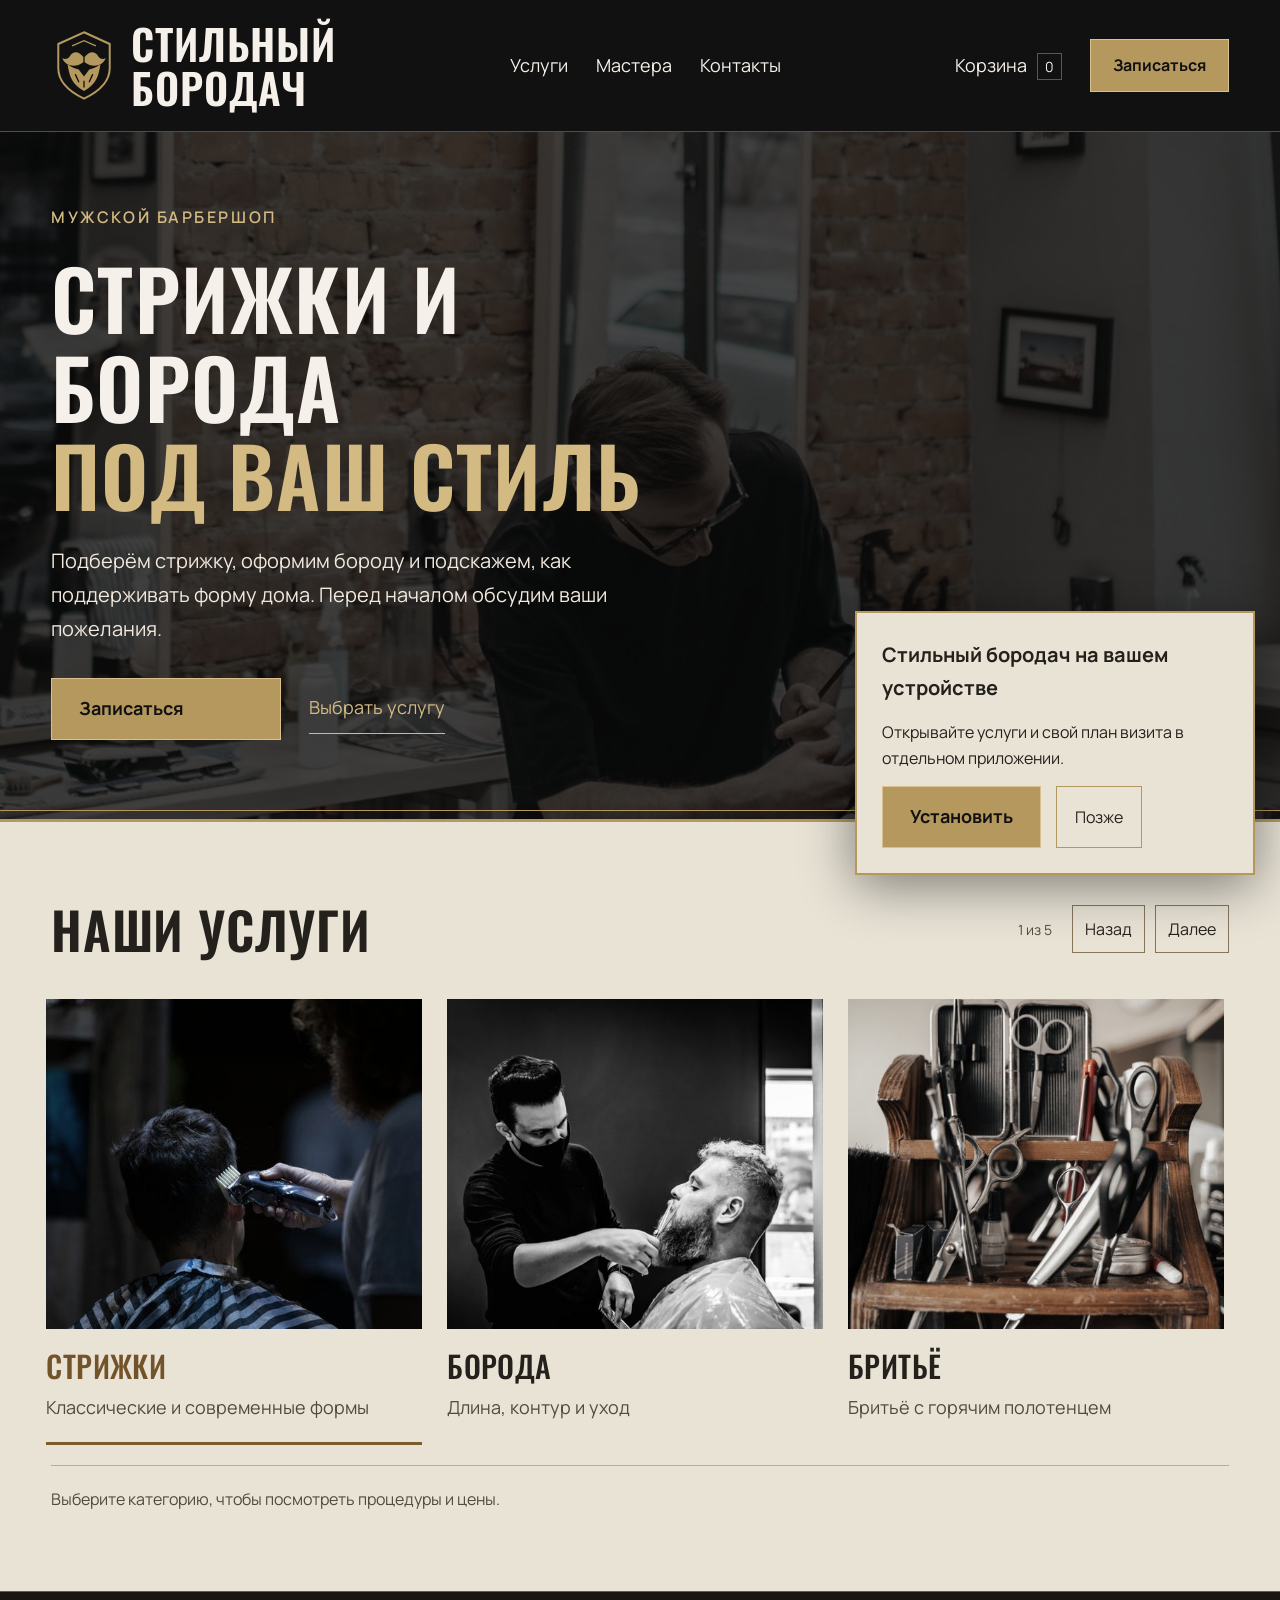
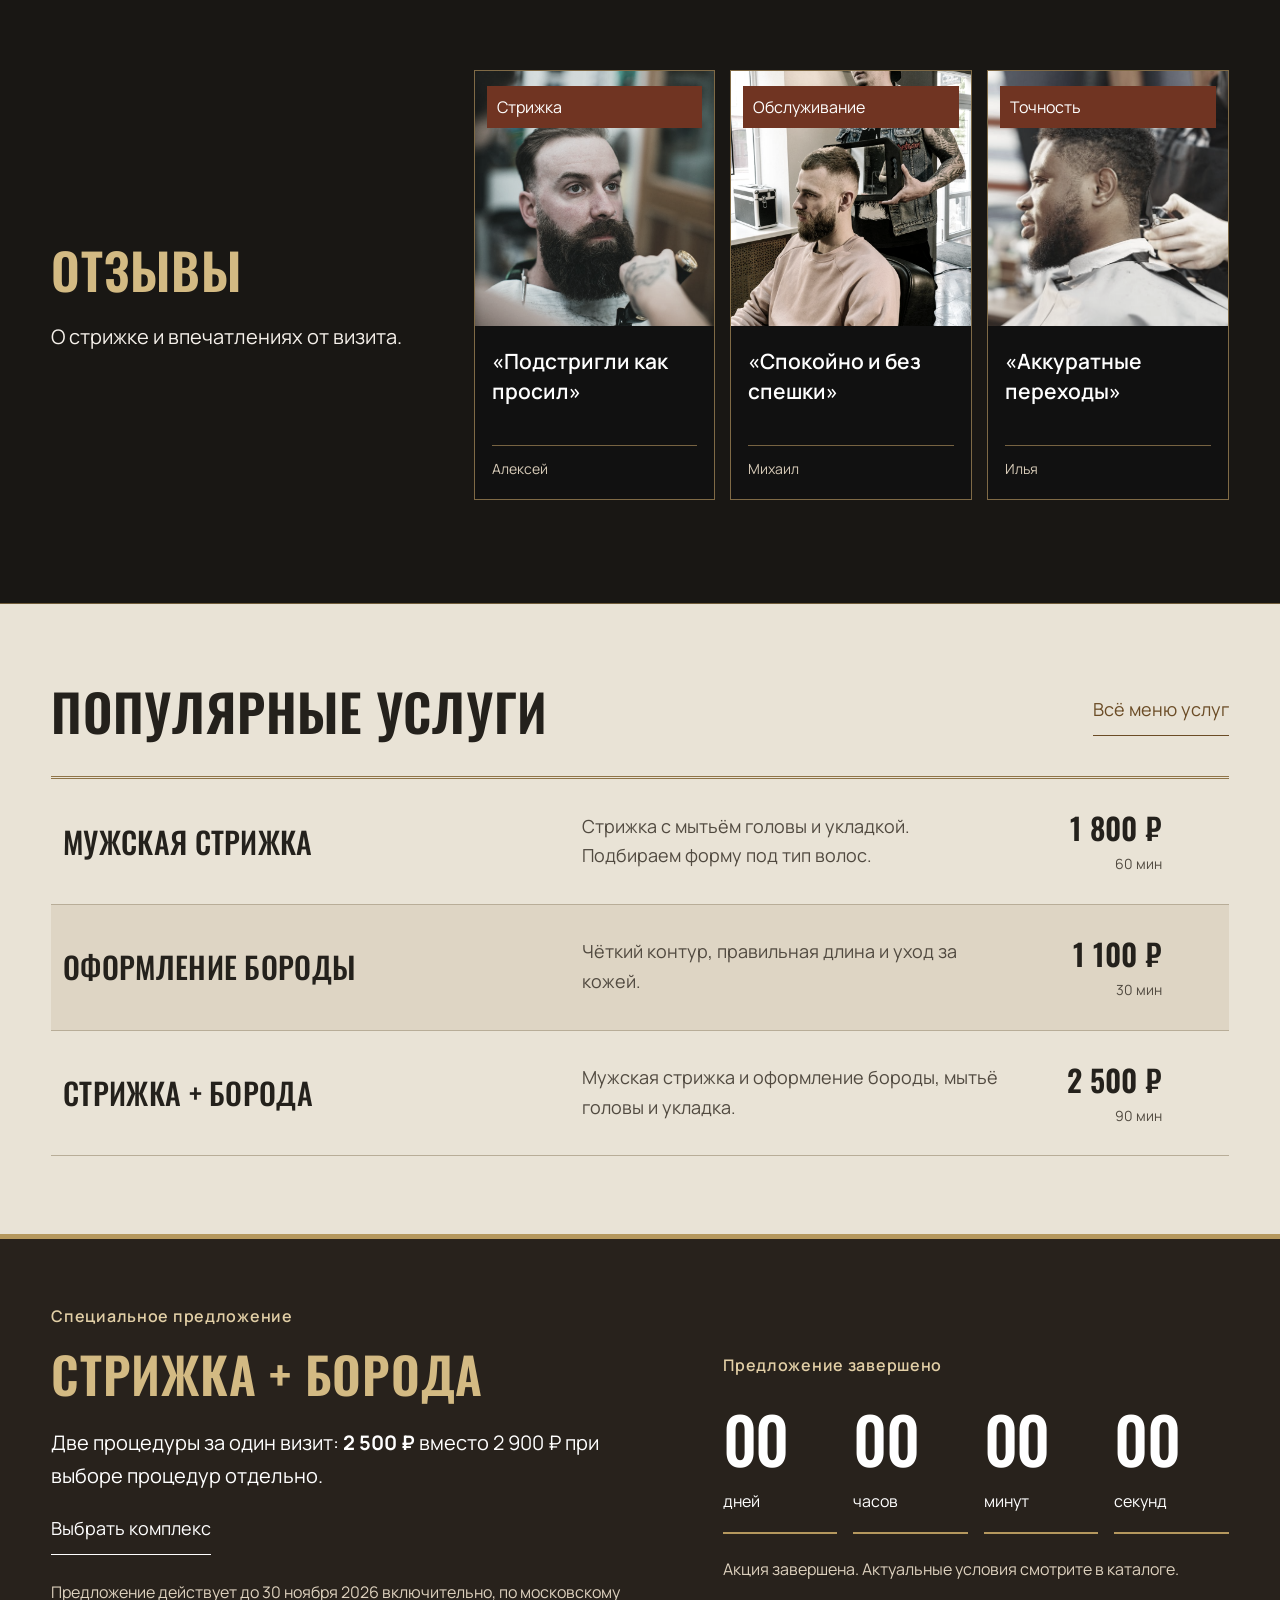
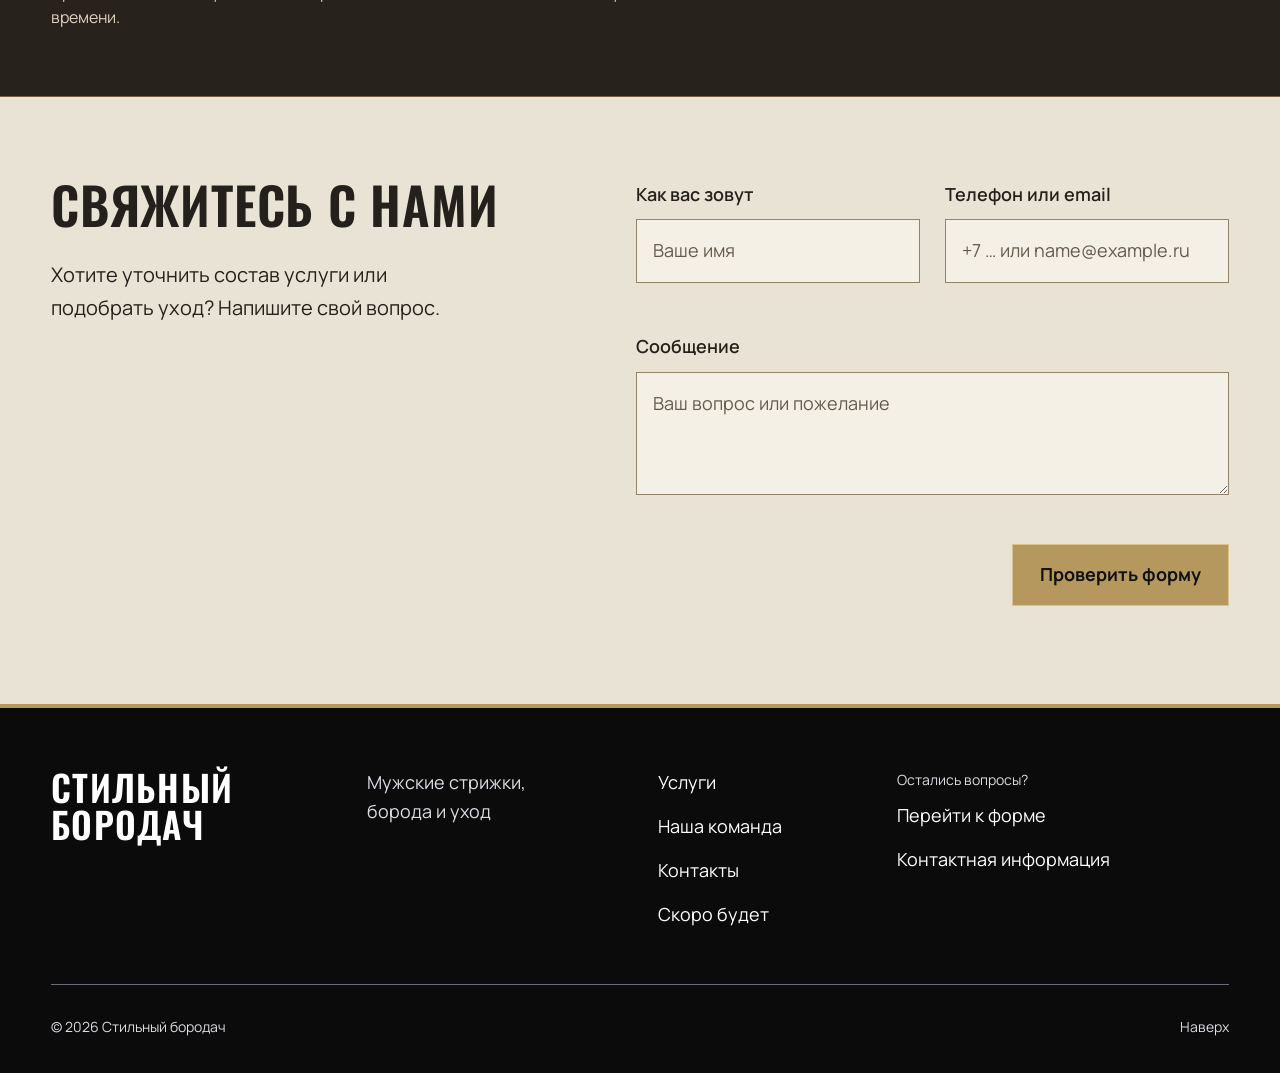
<file: index.html>
<!DOCTYPE html>
<html lang="ru">

<head>
  <meta charset="utf-8">
  <meta name="viewport" content="width=device-width, initial-scale=1">
  <meta name="theme-color" content="#111111">
  <meta name="description" content="Стильный бородач — мужские стрижки, оформление бороды, бритьё и уход. Услуги, цены и запись к барберу.">

  <title>Стильный бородач — мужские стрижки и оформление бороды</title>

  <!-- Шрифты -->
  <link rel="preload" href="assets/fonts/oswald-600.ttf" as="font" type="font/ttf" crossorigin>
  <link rel="preload" href="assets/fonts/manrope-400.ttf" as="font" type="font/ttf" crossorigin>
  <link rel="stylesheet" href="assets/fonts/fonts.css">

  <!-- Стили -->
  <link rel="stylesheet" href="assets/css/styles.css">
  <link rel="stylesheet" href="assets/css/pages.css">

  <!-- PWA -->
  <link rel="manifest" href="manifest.webmanifest">
  <link rel="icon" href="assets/icons/icon-192.png">
  <link rel="apple-touch-icon" href="assets/icons/icon-192.png">

  <!-- Скрипты -->
  <script src="assets/js/data.js" defer></script>
  <script src="assets/js/cart.js" defer></script>
  <script src="assets/js/app.js" defer></script>
  <script src="assets/js/pwa.js" defer></script>
</head>

<body>

<a class="skip-link" href="#main">Перейти к содержимому</a>


<!-- Шапка сайта -->
<header class="header shell">

  <a class="brand" href="index.html" aria-label="Стильный бородач — главная">

    <img class="brand__emblem"
         src="assets/icons/barbershop-emblem.svg"
         alt=""
         width="66"
         height="74">

    <span class="brand__wordmark">Стильный<br>бородач</span>

  </a>

  <nav class="header__nav" aria-label="Основная навигация">
    <a href="catalog.html">Услуги</a>
    <a href="team.html">Мастера</a>
    <a href="contacts.html">Контакты</a>
  </nav>

  <div class="header__actions">

    <a class="header__cart" href="cart.html">
      Корзина <span data-cart-count>0</span>
    </a>

    <a class="button button--small header__booking"
       href="booking.html">Записаться</a>

    <button class="menu-toggle"
            type="button"
            data-menu-open
            aria-haspopup="dialog"
            aria-controls="menu">

      Меню <span aria-hidden="true">☰</span>

    </button>

  </div>

</header>


<!-- Основное содержимое -->
<main id="main">

  <!-- Первый экран -->
  <section class="hero shell" aria-labelledby="hero-title">

    <div class="hero__layout">

      <div class="hero__copy">

        <p class="eyebrow">Мужской барбершоп</p>

        <h1 id="hero-title">
          Стрижки и борода <em>под ваш стиль</em>
        </h1>

        <p class="hero__description">
          Подберём стрижку, оформим бороду и подскажем,
          как поддерживать форму дома.
          Перед началом обсудим ваши пожелания.
        </p>

        <div class="hero__links">

          <a class="button" href="booking.html">
            Записаться
          </a>

          <a class="text-link" href="catalog.html">
            Выбрать услугу
          </a>

        </div>

      </div>

      <figure class="hero__figure">

        <img class="hero__image"
             src="assets/images/hero.jpg"
             alt="Барбер аккуратно оформляет бороду клиента"
             width="1200"
             height="1798"
             fetchpriority="high">

      </figure>

    </div>

  </section>


  <!-- Категории услуг -->
  <section class="categories section shell"
           id="categories"
           aria-labelledby="categories-title">

    <div class="section__heading">

      <div>
        <h2 id="categories-title">Наши услуги</h2>
      </div>

      <!-- Управление слайдером -->
      <div class="slider-controls">

                <span class="slider-controls__status"
                      data-category-status
                      aria-live="polite">
                    1 из 5
                </span>

        <button class="icon-button"
                type="button"
                data-slide="-1"
                aria-label="Предыдущая категория"
                aria-controls="category-track">
          Назад
        </button>

        <button class="icon-button"
                type="button"
                data-slide="1"
                aria-label="Следующая категория"
                aria-controls="category-track">
          Далее
        </button>

      </div>

    </div>

    <!-- Карточки категорий -->
    <div class="categories__track"
         id="category-track"
         tabindex="0"
         aria-label="Категории услуг. Листайте горизонтально">

      <!-- Стрижки -->
      <a class="category category--active"
         href="catalog.html?category=hair">

        <div class="category__picture">

          <img src="assets/images/haircut.jpg"
               alt="Барбер выполняет стрижку машинкой"
               width="700"
               height="467"
               loading="lazy">

        </div>

        <h3>Стрижки</h3>

        <p>Классические и современные формы</p>

      </a>

      <!-- Борода -->
      <a class="category" href="catalog.html?category=beard">

        <div class="category__picture">

          <img src="assets/images/beard.jpg"
               alt="Барбер подравнивает бороду клиента"
               width="700"
               height="467"
               loading="lazy">

        </div>

        <h3>Борода</h3>

        <p>Длина, контур и уход</p>

      </a>

      <!-- Бритьё -->
      <a class="category" href="catalog.html?category=shave">

        <div class="category__picture">

          <img src="assets/images/tools.jpg"
               alt="Профессиональные инструменты на полке барбершопа"
               width="700"
               height="467"
               loading="lazy">

        </div>

        <h3>Бритьё</h3>

        <p>Бритьё с горячим полотенцем</p>

      </a>

      <!-- Комплексы -->
      <a class="category" href="catalog.html?category=complex">

        <div class="category__picture">

          <img src="assets/images/complex.jpg"
               alt="Работа мастера над цельным образом клиента"
               width="700"
               height="467"
               loading="lazy">

        </div>

        <h3>Комплексы</h3>

        <p>Стрижка и борода за один визит</p>

      </a>

      <!-- Уход -->
      <a class="category" href="catalog.html?category=care">

        <div class="category__picture">

          <img src="assets/images/care.jpg"
               alt="Машинки и расчёски аккуратно разложены на полотенце"
               width="700"
               height="1049"
               loading="lazy">

        </div>

        <h3>Уход</h3>

        <p>Очищение, восстановление и укладка</p>

      </a>

    </div>

    <p class="categories__hint">
      Выберите категорию, чтобы посмотреть процедуры и цены.
    </p>

  </section>


  <!-- Отзывы клиентов -->
  <section class="stories section" aria-labelledby="stories-title">

    <div class="shell stories__layout">

      <div class="stories__intro">

        <h2 id="stories-title">Отзывы</h2>

        <p>О стрижке и впечатлениях от визита.</p>

      </div>

      <!-- Предварительный просмотр отзывов -->
      <div class="stories__previews">

        <!-- Отзыв Алексея -->
        <button class="story-preview"
                type="button"
                data-story="0"
                aria-label="Открыть отзыв Алексея">

          <img src="assets/images/review-client-1.jpg"
               alt="Стоковое фото: мужчина с зачёсанными волосами и длинной бородой во время стрижки"
               width="800"
               height="1200"
               loading="lazy">

          <span class="story-preview__top">
                        Стрижка
                    </span>

          <span class="story-preview__bottom">
                        «Подстригли как просил»
                        <small>Алексей</small>
                    </span>

        </button>

        <!-- Отзыв Михаила -->
        <button class="story-preview story-preview--offset"
                type="button"
                data-story="1"
                aria-label="Открыть отзыв Михаила">

          <img src="assets/images/review-client-2.jpg"
               alt="Стоковое фото: мастер показывает клиенту результат в зеркале"
               width="800"
               height="1195"
               loading="lazy">

          <span class="story-preview__top">
                        Обслуживание
                    </span>

          <span class="story-preview__bottom">
                        «Спокойно и без спешки»
                        <small>Михаил</small>
                    </span>

        </button>

        <!-- Отзыв Ильи -->
        <button class="story-preview"
                type="button"
                data-story="2"
                aria-label="Открыть отзыв Ильи">

          <img src="assets/images/review-client-3.jpg"
               alt="Стоковое фото: мужчина с короткой текстурной стрижкой, вид сбоку"
               width="800"
               height="533"
               loading="lazy">

          <span class="story-preview__top">
                        Точность
                    </span>

          <span class="story-preview__bottom">
                        «Аккуратные переходы»
                        <small>Илья</small>
                    </span>

        </button>

      </div>

    </div>

  </section>


  <!-- Популярные услуги -->
  <section class="popular section shell"
           aria-labelledby="popular-title">

    <div class="section__heading">

      <div>
        <h2 id="popular-title">Популярные услуги</h2>
      </div>

      <a class="text-link" href="catalog.html">
        Всё меню услуг
      </a>

    </div>

    <div class="service-list" id="popular-services"></div>

    <noscript>
      <p>
        Для списка популярных услуг включите JavaScript.
        <a href="catalog.html">Перейти в каталог</a>.
      </p>
    </noscript>

  </section>


  <!-- Специальное предложение -->
  <section class="offer shell" aria-labelledby="offer-title">

    <div class="offer__copy">

      <p class="eyebrow">Специальное предложение</p>

      <h2 id="offer-title">Стрижка + борода</h2>

      <p>
        Две процедуры за один визит:
        <strong>2 500 ₽</strong> вместо 2 900 ₽
        при выборе процедур отдельно.
      </p>

      <a class="text-link" href="service.html?id=combo">
        Выбрать комплекс
      </a>

      <p class="notice">
        Предложение действует до 30 ноября 2026 включительно,
        по московскому времени.
      </p>

    </div>

    <!-- Таймер обратного отсчёта -->
    <div class="offer__clock">

      <p class="eyebrow" id="timer-label">
        До окончания предложения
      </p>

      <div class="countdown"
           role="timer"
           aria-labelledby="timer-label">

        <div>
          <span data-time="days">—</span>
          <small>дней</small>
        </div>

        <div>
          <span data-time="hours">—</span>
          <small>часов</small>
        </div>

        <div>
          <span data-time="minutes">—</span>
          <small>минут</small>
        </div>

        <div>
          <span data-time="seconds">—</span>
          <small>секунд</small>
        </div>

      </div>

      <p id="timer-status" role="status">
        Стрижка и оформление бороды — 90 минут.
      </p>

    </div>

  </section>


  <!-- Форма обратной связи -->
  <section class="feedback section shell"
           aria-labelledby="feedback-title">

    <div class="feedback__intro">

      <h2 id="feedback-title">Свяжитесь с нами</h2>

      <p>
        Хотите уточнить состав услуги или подобрать уход?
        Напишите свой вопрос.
      </p>

    </div>

    <form class="feedback-form" id="feedback-form" novalidate>

      <div class="feedback-form__row">

        <!-- Имя -->
        <div class="feedback-form__field">

          <label for="name">Как вас зовут</label>

          <input id="name"
                 name="name"
                 autocomplete="given-name"
                 required
                 maxlength="80"
                 placeholder="Ваше имя"
                 aria-describedby="name-error">

          <span class="feedback-form__error" id="name-error"></span>

        </div>

        <!-- Контактные данные -->
        <div class="feedback-form__field">

          <label for="contact">Телефон или email</label>

          <input id="contact"
                 name="contact"
                 autocomplete="off"
                 required
                 maxlength="120"
                 placeholder="+7 … или name@example.ru"
                 aria-describedby="contact-error">

          <span class="feedback-form__error" id="contact-error"></span>

        </div>

      </div>

      <!-- Сообщение -->
      <div class="feedback-form__field">

        <label for="message">Сообщение</label>

        <textarea id="message"
                  name="message"
                  rows="3"
                  required
                  maxlength="2000"
                  placeholder="Ваш вопрос или пожелание"
                  aria-describedby="message-error"></textarea>

        <span class="feedback-form__error" id="message-error"></span>

      </div>

      <div class="feedback-form__bottom">

        <button class="button" type="submit">
          Проверить форму
        </button>

      </div>

      <p class="feedback-form__status"
         id="form-status"
         role="status"></p>

    </form>

  </section>

</main>


<!-- Подвал сайта -->
<footer class="footer">

  <div class="shell">

    <div class="footer__top">

      <a class="brand brand--footer" href="index.html">
        <span class="brand__wordmark">Стильный<br>бородач</span>
      </a>

      <p>
        Мужские стрижки,<br>
        борода и уход
      </p>

      <nav class="footer__nav" aria-label="Навигация в подвале">
        <a href="catalog.html">Услуги</a>
        <a href="team.html">Наша команда</a>
        <a href="contacts.html">Контакты</a>
        <a href="coming-soon.html">Скоро будет</a>
      </nav>

      <div class="footer__contact">

        <span>Остались вопросы?</span>

        <a href="#feedback-title">
          Перейти к форме
        </a>

        <a href="contacts.html">
          Контактная информация
        </a>

      </div>

    </div>

    <div class="footer__bottom">

      <span>© <span id="year">2026</span> Стильный бородач</span>

      <a href="#main">Наверх</a>

    </div>

  </div>

</footer>


<!-- Мобильная навигация -->
<nav class="mobile-nav" aria-label="Мобильная навигация">

  <a class="mobile-nav__link mobile-nav__link--active"
     href="index.html"
     aria-current="page">

    <span aria-hidden="true">⌂</span>
    Главная

  </a>

  <a class="mobile-nav__link" href="catalog.html">
    <span aria-hidden="true">≡</span>
    Услуги
  </a>

  <a class="mobile-nav__link" href="cart.html">

        <span aria-hidden="true">
            ▱ <small data-cart-count>0</small>
        </span>

    Корзина

  </a>

  <button class="mobile-nav__link"
          type="button"
          data-menu-open
          aria-haspopup="dialog"
          aria-controls="menu">

    <span aria-hidden="true">☰</span>
    Меню

  </button>

</nav>


<!-- Мобильное меню -->
<dialog class="menu" id="menu" aria-labelledby="menu-title">

  <div class="menu__head">

    <h2 id="menu-title">Меню</h2>

    <button class="icon-button"
            type="button"
            data-menu-close
            aria-label="Закрыть меню">×</button>

  </div>

  <button class="text-button" type="button" data-install>
    Установить приложение
  </button>

  <nav class="menu__links" aria-label="Все разделы">

    <a href="index.html" aria-current="page">Главная</a>
    <a href="catalog.html">Услуги</a>
    <a href="team.html">Наша команда</a>

    <a href="cart.html">
      Корзина <span data-cart-count>0</span>
    </a>

    <a href="booking.html">Записаться</a>
    <a href="coming-soon.html">Скоро будет</a>
    <a href="contacts.html">Контакты</a>

  </nav>

</dialog>


<!-- Модальное окно отзывов -->
<dialog class="story" id="story-dialog" aria-labelledby="story-title">

  <div class="story__head">

    <span id="story-position">1 из 3</span>

    <button class="icon-button"
            type="button"
            id="story-close"
            aria-label="Закрыть историю">×</button>

  </div>

  <img class="story__image"
       id="story-image"
       alt=""
       width="700"
       height="467">

  <div class="story__content">

    <p class="eyebrow" id="story-author"></p>

    <h2 id="story-title"></h2>

    <p id="story-text"></p>

  </div>

  <div class="story__controls">

    <button class="icon-button"
            id="story-prev"
            type="button"
            aria-label="Предыдущая история">
      Назад
    </button>

    <button class="icon-button"
            id="story-next"
            type="button"
            aria-label="Следующая история">
      Далее
    </button>

  </div>

</dialog>


<!-- Панель установки приложения -->
<aside class="install-panel"
       id="install-panel"
       hidden
       aria-label="Установка приложения">

  <strong>Стильный бородач на вашем устройстве</strong>

  <p>
    Открывайте услуги и свой план визита в отдельном приложении.
  </p>

  <div>

    <button class="button" type="button" data-install>
      Установить
    </button>

    <button class="text-button"
            type="button"
            data-install-dismiss>
      Позже
    </button>

  </div>

</aside>


<!-- Уведомление об обновлении PWA -->
<p class="pwa-update" id="pwa-update" role="status" hidden></p>


<!-- Инструкция по установке -->
<dialog class="menu"
        id="install-instructions"
        aria-labelledby="install-title">

  <h2 id="install-title">Установка приложения</h2>

  <p></p>

  <button class="button" type="button">
    Понятно
  </button>

</dialog>

</body>
</html>
</file>
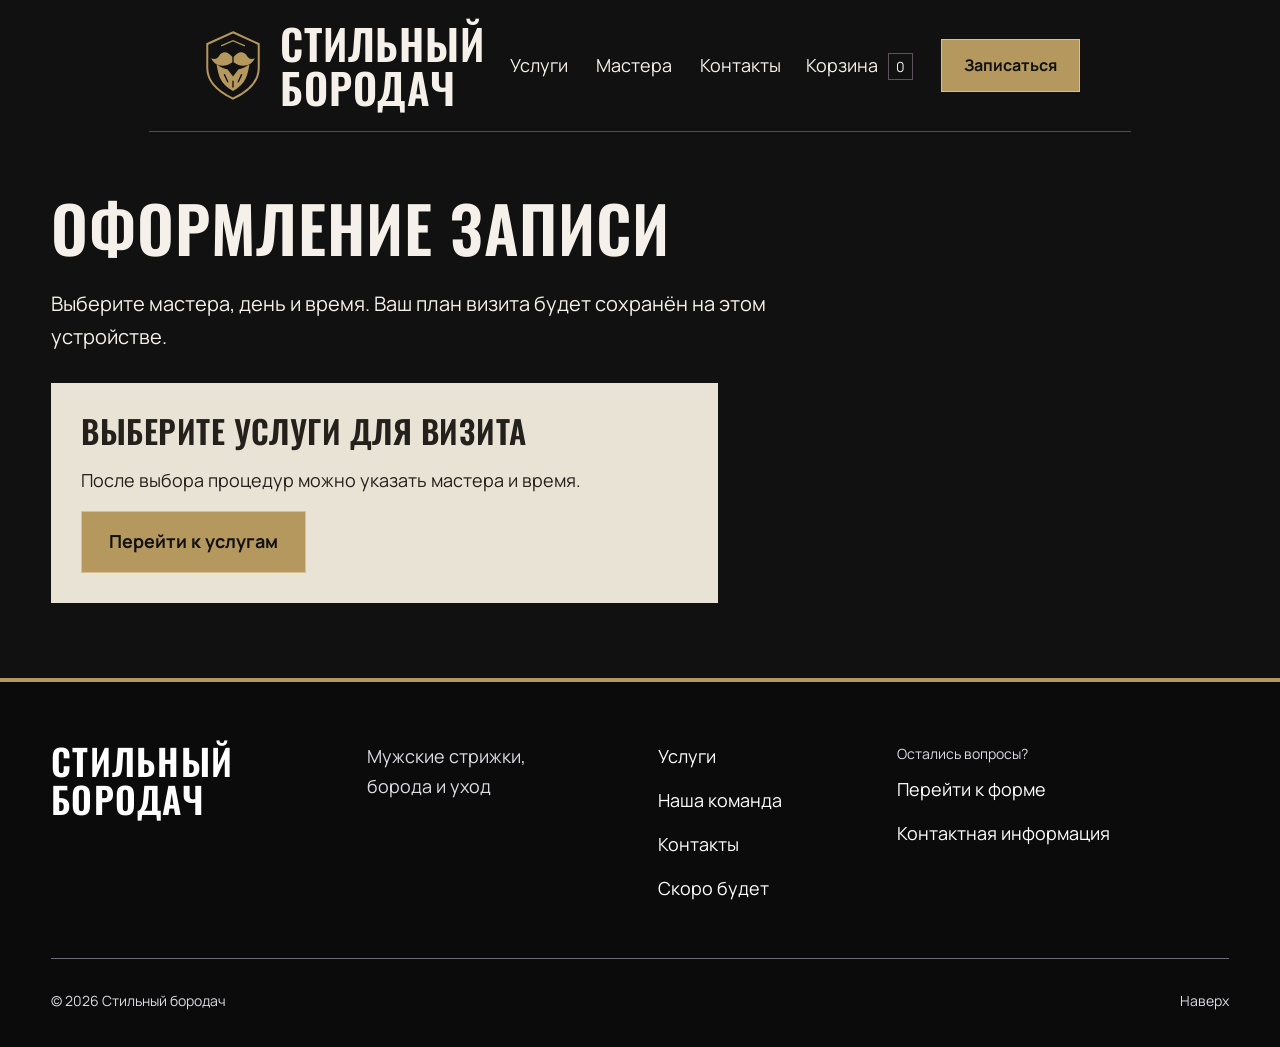
<file: booking.html>
<!DOCTYPE html>
<html lang="ru">

<head>
  <meta charset="utf-8">
  <meta name="viewport" content="width=device-width, initial-scale=1">
  <meta name="theme-color" content="#111111">
  <meta name="description" content="Стильный бородач — мужские стрижки, оформление бороды, бритьё и уход. Услуги, цены и запись к барберу.">

  <title>Оформление записи — Стильный бородач</title>

  <!-- Шрифты -->
  <link rel="preload" href="assets/fonts/oswald-600.ttf" as="font" type="font/ttf" crossorigin>
  <link rel="preload" href="assets/fonts/manrope-400.ttf" as="font" type="font/ttf" crossorigin>
  <link rel="stylesheet" href="assets/fonts/fonts.css">

  <!-- Стили -->
  <link rel="stylesheet" href="assets/css/styles.css">
  <link rel="stylesheet" href="assets/css/pages.css">

  <!-- PWA -->
  <link rel="manifest" href="manifest.webmanifest">
  <link rel="icon" href="assets/icons/icon-192.png">
  <link rel="apple-touch-icon" href="assets/icons/icon-192.png">

  <!-- Скрипты -->
  <script src="assets/js/data.js" defer></script>
  <script src="assets/js/cart.js" defer></script>
  <script src="assets/js/app.js" defer></script>
  <script src="assets/js/pages.js" defer></script>
  <script src="assets/js/booking.js" defer></script>
  <script src="assets/js/pwa.js" defer></script>
</head>

<body>

<a class="skip-link" href="#main">Перейти к содержимому</a>


<!-- Шапка сайта -->
<header class="header shell">

  <a class="brand" href="index.html" aria-label="Стильный бородач — главная">

    <img class="brand__emblem"
         src="assets/icons/barbershop-emblem.svg"
         alt=""
         width="66"
         height="74">

    <span class="brand__wordmark">Стильный<br>бородач</span>

  </a>

  <nav class="header__nav" aria-label="Основная навигация">
    <a href="catalog.html">Услуги</a>
    <a href="team.html">Мастера</a>
    <a href="contacts.html">Контакты</a>
  </nav>

  <div class="header__actions">

    <a class="header__cart" href="cart.html">
      Корзина <span data-cart-count>0</span>
    </a>

    <a class="button button--small header__booking"
       href="booking.html">Записаться</a>

    <button class="menu-toggle"
            type="button"
            data-menu-open
            aria-haspopup="dialog"
            aria-controls="menu">
      Меню <span aria-hidden="true">☰</span>
    </button>

  </div>

</header>


<!-- Основное содержимое -->
<main id="main" class="inner-page shell">

  <p id="page-status" class="page-status" role="status"></p>

  <h1>Оформление записи</h1>

  <p class="page-intro">
    Выберите мастера, день и время.
    Ваш план визита будет сохранён на этом устройстве.
  </p>

  <!-- Оформление визита -->
  <div class="booking-layout" data-page="booking">

    <!-- Выбранные услуги -->
    <section class="visit-panel"
             id="booking-summary"
             aria-label="Выбранные услуги">
    </section>

    <!-- Форма записи -->
    <form class="booking-form" id="booking-form" novalidate>

      <!-- Имя -->
      <div class="booking-form__field">

        <label for="name">Ваше имя</label>

        <input id="name"
               name="name"
               type="text"
               required
               maxlength="80"
               autocomplete="given-name"
               aria-describedby="name-error">

        <span class="feedback-form__error" id="name-error"></span>

      </div>

      <!-- Телефон -->
      <div class="booking-form__field">

        <label for="phone">Телефон</label>

        <input id="phone"
               name="phone"
               type="tel"
               required
               autocomplete="tel"
               maxlength="30"
               aria-describedby="phone-error">

        <span class="feedback-form__error" id="phone-error"></span>

      </div>

      <!-- Выбор мастера -->
      <div class="booking-form__field">

        <label for="master">Мастер</label>

        <select id="master"
                name="master"
                required
                aria-describedby="master-error">
          <option value="">Выберите мастера</option>
        </select>

        <span class="feedback-form__error" id="master-error"></span>

      </div>

      <!-- Выбор даты -->
      <div class="booking-form__field">

        <label for="date">Дата</label>

        <input id="date"
               name="date"
               type="date"
               required
               aria-describedby="date-error">

        <span class="feedback-form__error" id="date-error"></span>

      </div>

      <!-- Выбор времени -->
      <div class="booking-form__field">

        <label for="time">Время</label>

        <select id="time"
                name="time"
                required
                aria-describedby="time-error">
          <option value="">Выберите время</option>
        </select>

        <span class="feedback-form__error" id="time-error"></span>

      </div>

      <p id="booking-time-note">
        Время подбирается с учётом длительности услуг.
        Часы работы: 10:00–21:00.
      </p>

      <button class="button" type="submit">
        Сохранить план визита
      </button>

      <p role="status" id="booking-status"></p>

    </form>

  </div>

  <!-- Подтверждение записи -->
  <section class="confirmation"
           id="booking-confirmation"
           tabindex="-1"
           hidden>

    <h2>План визита сохранён</h2>

    <p>
      Детали сохранены в этом браузере.
      Для подтверждения визита свяжитесь с барбершопом.
    </p>

    <div data-confirmation-details></div>

    <a class="button" href="catalog.html">
      Вернуться к услугам
    </a>

    <a class="text-link" href="contacts.html">
      Контакты
    </a>

  </section>

</main>


<!-- Подвал сайта -->
<footer class="footer">

  <div class="shell">

    <div class="footer__top">

      <a class="brand brand--footer" href="index.html">
        <span class="brand__wordmark">Стильный<br>бородач</span>
      </a>

      <p>
        Мужские стрижки,<br>
        борода и уход
      </p>

      <nav class="footer__nav" aria-label="Навигация в подвале">
        <a href="catalog.html">Услуги</a>
        <a href="team.html">Наша команда</a>
        <a href="contacts.html">Контакты</a>
        <a href="coming-soon.html">Скоро будет</a>
      </nav>

      <div class="footer__contact">

        <span>Остались вопросы?</span>

        <a href="index.html#feedback-title">
          Перейти к форме
        </a>

        <a href="contacts.html">
          Контактная информация
        </a>

      </div>

    </div>

    <div class="footer__bottom">

      <span>© <span id="year">2026</span> Стильный бородач</span>

      <a href="#main">Наверх</a>

    </div>

  </div>

</footer>


<!-- Мобильная навигация -->
<nav class="mobile-nav" aria-label="Мобильная навигация">

  <a class="mobile-nav__link" href="index.html">
    <span aria-hidden="true">⌂</span>
    Главная
  </a>

  <a class="mobile-nav__link" href="catalog.html">
    <span aria-hidden="true">≡</span>
    Услуги
  </a>

  <a class="mobile-nav__link" href="cart.html">
        <span aria-hidden="true">
            ▱ <small data-cart-count>0</small>
        </span>
    Корзина
  </a>

  <button class="mobile-nav__link"
          type="button"
          data-menu-open
          aria-haspopup="dialog"
          aria-controls="menu">
    <span aria-hidden="true">☰</span>
    Меню
  </button>

</nav>


<!-- Мобильное меню -->
<dialog class="menu" id="menu" aria-labelledby="menu-title">

  <div class="menu__head">

    <h2 id="menu-title">Меню</h2>

    <button class="icon-button"
            type="button"
            data-menu-close
            aria-label="Закрыть меню">×</button>

  </div>

  <button class="text-button" type="button" data-install>
    Установить приложение
  </button>

  <nav class="menu__links" aria-label="Все разделы">

    <a href="index.html">Главная</a>
    <a href="catalog.html">Услуги</a>
    <a href="team.html">Наша команда</a>
    <a href="cart.html">
      Корзина <span data-cart-count>0</span>
    </a>
    <a href="booking.html" aria-current="page">Записаться</a>
    <a href="coming-soon.html">Скоро будет</a>
    <a href="contacts.html">Контакты</a>

  </nav>

</dialog>


<!-- Панель установки приложения -->
<aside class="install-panel"
       id="install-panel"
       hidden
       aria-label="Установка приложения">

  <strong>Стильный бородач на вашем устройстве</strong>

  <p>
    Открывайте услуги и свой план визита в отдельном приложении.
  </p>

  <div>

    <button class="button" type="button" data-install>
      Установить
    </button>

    <button class="text-button" type="button" data-install-dismiss>
      Позже
    </button>

  </div>

</aside>


<!-- Уведомление об обновлении PWA -->
<p class="pwa-update" id="pwa-update" role="status" hidden></p>


<!-- Инструкция по установке -->
<dialog class="menu"
        id="install-instructions"
        aria-labelledby="install-title">

  <h2 id="install-title">Установка приложения</h2>

  <p></p>

  <button class="button" type="button">Понятно</button>

</dialog>

</body>
</html>
</file>
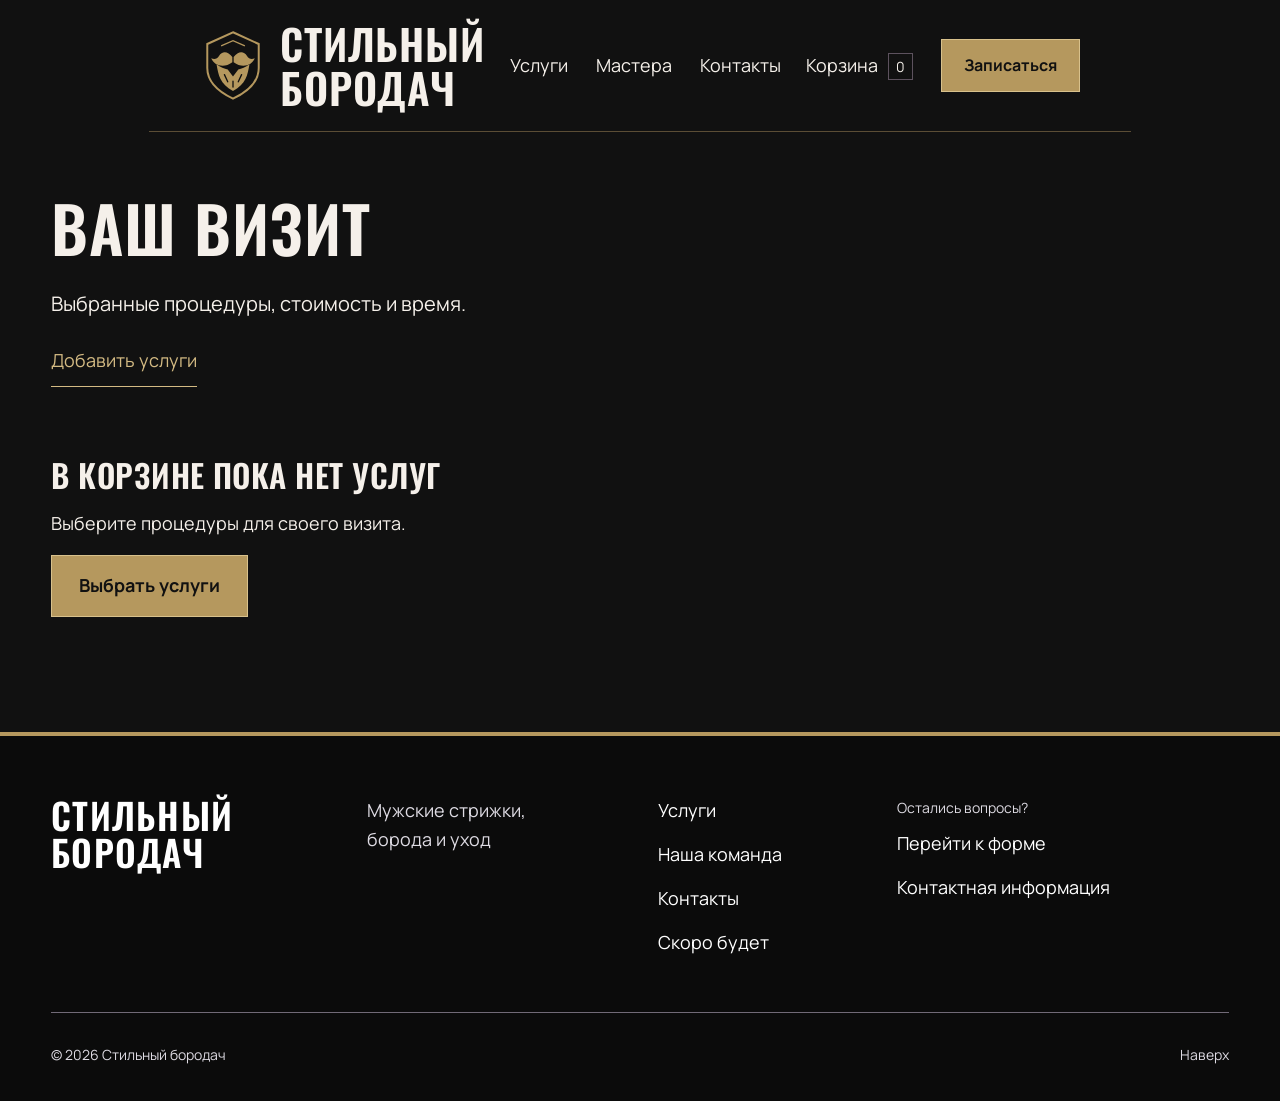
<file: cart.html>
<!DOCTYPE html>
<html lang="ru">

<head>
  <meta charset="utf-8">
  <meta name="viewport" content="width=device-width, initial-scale=1">
  <meta name="theme-color" content="#111111">
  <meta name="description" content="Стильный бородач — мужские стрижки, оформление бороды, бритьё и уход. Услуги, цены и запись к барберу.">

  <title>Корзина — Стильный бородач</title>

  <!-- Шрифты -->
  <link rel="preload" href="assets/fonts/oswald-600.ttf" as="font" type="font/ttf" crossorigin>
  <link rel="preload" href="assets/fonts/manrope-400.ttf" as="font" type="font/ttf" crossorigin>
  <link rel="stylesheet" href="assets/fonts/fonts.css">

  <!-- Стили -->
  <link rel="stylesheet" href="assets/css/styles.css">
  <link rel="stylesheet" href="assets/css/pages.css">

  <!-- PWA -->
  <link rel="manifest" href="manifest.webmanifest">
  <link rel="icon" href="assets/icons/icon-192.png">
  <link rel="apple-touch-icon" href="assets/icons/icon-192.png">

  <!-- Скрипты -->
  <script src="assets/js/data.js" defer></script>
  <script src="assets/js/cart.js" defer></script>
  <script src="assets/js/app.js" defer></script>
  <script src="assets/js/pages.js" defer></script>
  <script src="assets/js/booking.js" defer></script>
  <script src="assets/js/pwa.js" defer></script>
</head>

<body>

<a class="skip-link" href="#main">Перейти к содержимому</a>


<!-- Шапка сайта -->
<header class="header shell">

  <a class="brand" href="index.html" aria-label="Стильный бородач — главная">

    <img class="brand__emblem"
         src="assets/icons/barbershop-emblem.svg"
         alt=""
         width="66"
         height="74">

    <span class="brand__wordmark">Стильный<br>бородач</span>

  </a>

  <nav class="header__nav" aria-label="Основная навигация">
    <a href="catalog.html">Услуги</a>
    <a href="team.html">Мастера</a>
    <a href="contacts.html">Контакты</a>
  </nav>

  <div class="header__actions">

    <a class="header__cart" href="cart.html">
      Корзина <span data-cart-count>0</span>
    </a>

    <a class="button button--small header__booking"
       href="booking.html">Записаться</a>

    <button class="menu-toggle"
            type="button"
            data-menu-open
            aria-haspopup="dialog"
            aria-controls="menu">
      Меню <span aria-hidden="true">☰</span>
    </button>

  </div>

</header>


<!-- Основное содержимое -->
<main id="main" class="inner-page shell">

  <p id="page-status" class="page-status" role="status"></p>

  <h1>Ваш визит</h1>

  <p class="page-intro">
    Выбранные процедуры, стоимость и время.
  </p>

  <a class="text-link" href="catalog.html">
    Добавить услуги
  </a>

  <!-- Содержимое корзины -->
  <div class="cart-layout" data-page="cart"></div>

</main>


<!-- Подвал сайта -->
<footer class="footer">

  <div class="shell">

    <div class="footer__top">

      <a class="brand brand--footer" href="index.html">
        <span class="brand__wordmark">Стильный<br>бородач</span>
      </a>

      <p>
        Мужские стрижки,<br>
        борода и уход
      </p>

      <nav class="footer__nav" aria-label="Навигация в подвале">
        <a href="catalog.html">Услуги</a>
        <a href="team.html">Наша команда</a>
        <a href="contacts.html">Контакты</a>
        <a href="coming-soon.html">Скоро будет</a>
      </nav>

      <div class="footer__contact">

        <span>Остались вопросы?</span>

        <a href="index.html#feedback-title">
          Перейти к форме
        </a>

        <a href="contacts.html">
          Контактная информация
        </a>

      </div>

    </div>

    <div class="footer__bottom">

      <span>© <span id="year">2026</span> Стильный бородач</span>

      <a href="#main">Наверх</a>

    </div>

  </div>

</footer>


<!-- Мобильная навигация -->
<nav class="mobile-nav" aria-label="Мобильная навигация">

  <a class="mobile-nav__link" href="index.html">
    <span aria-hidden="true">⌂</span>
    Главная
  </a>

  <a class="mobile-nav__link" href="catalog.html">
    <span aria-hidden="true">≡</span>
    Услуги
  </a>

  <a class="mobile-nav__link mobile-nav__link--active"
     aria-current="page"
     href="cart.html">

        <span aria-hidden="true">
            ▱ <small data-cart-count>0</small>
        </span>

    Корзина

  </a>

  <button class="mobile-nav__link"
          type="button"
          data-menu-open
          aria-haspopup="dialog"
          aria-controls="menu">

    <span aria-hidden="true">☰</span>
    Меню

  </button>

</nav>


<!-- Мобильное меню -->
<dialog class="menu" id="menu" aria-labelledby="menu-title">

  <div class="menu__head">

    <h2 id="menu-title">Меню</h2>

    <button class="icon-button"
            type="button"
            data-menu-close
            aria-label="Закрыть меню">×</button>

  </div>

  <button class="text-button" type="button" data-install>
    Установить приложение
  </button>

  <nav class="menu__links" aria-label="Все разделы">

    <a href="index.html">Главная</a>
    <a href="catalog.html">Услуги</a>
    <a href="team.html">Наша команда</a>

    <a href="cart.html" aria-current="page">
      Корзина <span data-cart-count>0</span>
    </a>

    <a href="booking.html">Записаться</a>
    <a href="coming-soon.html">Скоро будет</a>
    <a href="contacts.html">Контакты</a>

  </nav>

</dialog>


<!-- Панель установки приложения -->
<aside class="install-panel"
       id="install-panel"
       hidden
       aria-label="Установка приложения">

  <strong>Стильный бородач на вашем устройстве</strong>

  <p>
    Открывайте услуги и свой план визита в отдельном приложении.
  </p>

  <div>

    <button class="button" type="button" data-install>
      Установить
    </button>

    <button class="text-button" type="button" data-install-dismiss>
      Позже
    </button>

  </div>

</aside>


<!-- Уведомление об обновлении PWA -->
<p class="pwa-update" id="pwa-update" role="status" hidden></p>


<!-- Инструкция по установке -->
<dialog class="menu"
        id="install-instructions"
        aria-labelledby="install-title">

  <h2 id="install-title">Установка приложения</h2>

  <p></p>

  <button class="button" type="button">
    Понятно
  </button>

</dialog>

</body>
</html>
</file>
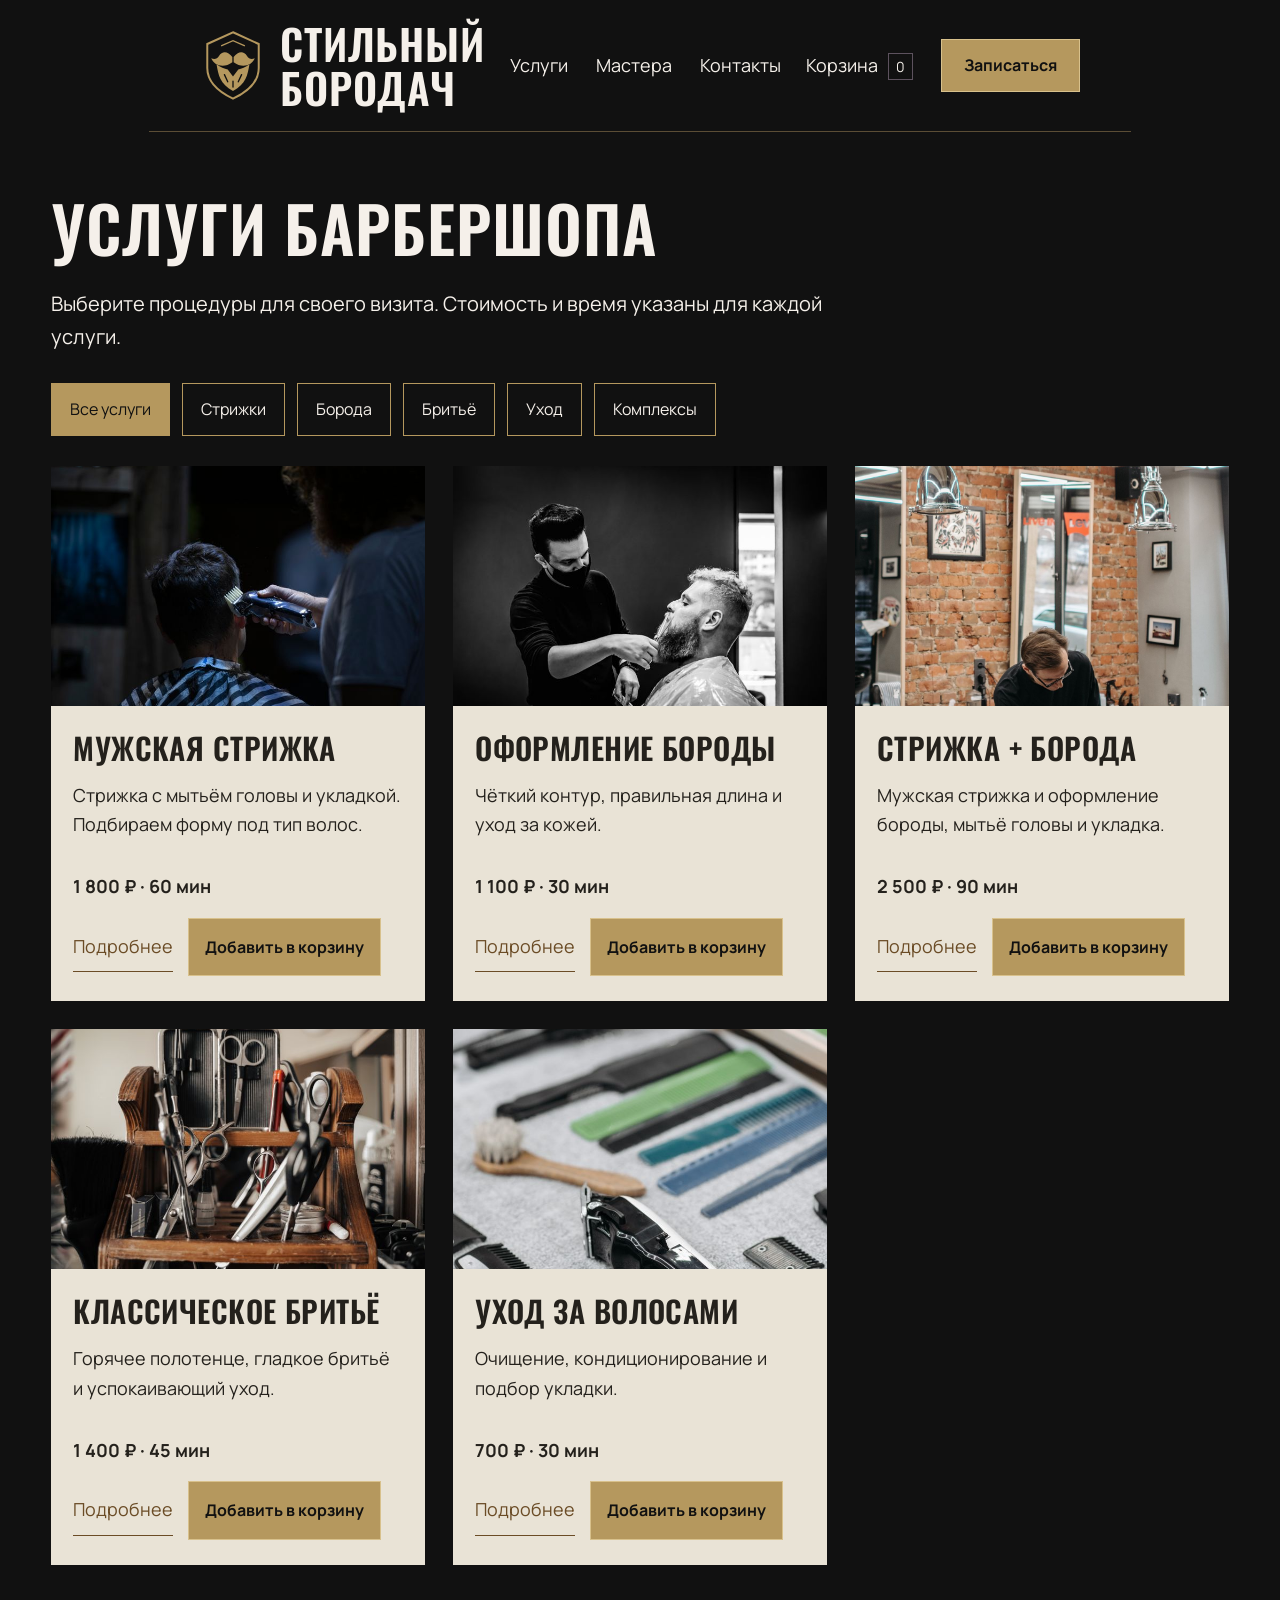
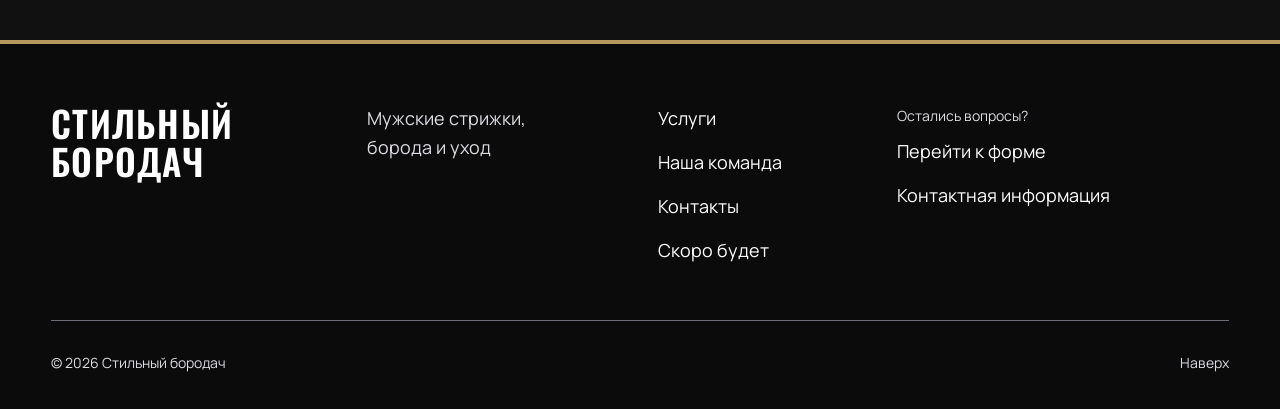
<file: catalog.html>
<!DOCTYPE html>
<html lang="ru">

<head>
  <meta charset="utf-8">
  <meta name="viewport" content="width=device-width, initial-scale=1">
  <meta name="theme-color" content="#111111">
  <meta name="description" content="Стильный бородач — мужские стрижки, оформление бороды, бритьё и уход. Услуги, цены и запись к барберу.">

  <title>Услуги — Стильный бородач</title>

  <!-- Шрифты -->
  <link rel="preload" href="assets/fonts/oswald-600.ttf" as="font" type="font/ttf" crossorigin>
  <link rel="preload" href="assets/fonts/manrope-400.ttf" as="font" type="font/ttf" crossorigin>
  <link rel="stylesheet" href="assets/fonts/fonts.css">

  <!-- Стили -->
  <link rel="stylesheet" href="assets/css/styles.css">
  <link rel="stylesheet" href="assets/css/pages.css">

  <!-- PWA -->
  <link rel="manifest" href="manifest.webmanifest">
  <link rel="icon" href="assets/icons/icon-192.png">
  <link rel="apple-touch-icon" href="assets/icons/icon-192.png">

  <!-- Скрипты -->
  <script src="assets/js/data.js" defer></script>
  <script src="assets/js/cart.js" defer></script>
  <script src="assets/js/app.js" defer></script>
  <script src="assets/js/pages.js" defer></script>
  <script src="assets/js/booking.js" defer></script>
  <script src="assets/js/pwa.js" defer></script>
</head>

<body>

<a class="skip-link" href="#main">Перейти к содержимому</a>


<!-- Шапка сайта -->
<header class="header shell">

  <a class="brand" href="index.html" aria-label="Стильный бородач — главная">

    <img class="brand__emblem"
         src="assets/icons/barbershop-emblem.svg"
         alt=""
         width="66"
         height="74">

    <span class="brand__wordmark">Стильный<br>бородач</span>

  </a>

  <nav class="header__nav" aria-label="Основная навигация">
    <a href="catalog.html">Услуги</a>
    <a href="team.html">Мастера</a>
    <a href="contacts.html">Контакты</a>
  </nav>

  <div class="header__actions">

    <a class="header__cart" href="cart.html">
      Корзина <span data-cart-count>0</span>
    </a>

    <a class="button button--small header__booking"
       href="booking.html">Записаться</a>

    <button class="menu-toggle"
            type="button"
            data-menu-open
            aria-haspopup="dialog"
            aria-controls="menu">

      Меню <span aria-hidden="true">☰</span>

    </button>

  </div>

</header>


<!-- Основное содержимое -->
<main id="main" class="inner-page shell">

  <p id="page-status" class="page-status" role="status"></p>

  <h1>Услуги барбершопа</h1>

  <p class="page-intro">
    Выберите процедуры для своего визита.
    Стоимость и время указаны для каждой услуги.
  </p>

  <!-- Фильтры категорий -->
  <div class="category-filters"
       id="category-filters"
       aria-label="Категории услуг">
  </div>

  <!-- Каталог услуг -->
  <div class="catalog-grid" data-page="catalog"></div>

</main>


<!-- Подвал сайта -->
<footer class="footer">

  <div class="shell">

    <div class="footer__top">

      <a class="brand brand--footer" href="index.html">
        <span class="brand__wordmark">Стильный<br>бородач</span>
      </a>

      <p>
        Мужские стрижки,<br>
        борода и уход
      </p>

      <nav class="footer__nav" aria-label="Навигация в подвале">
        <a href="catalog.html">Услуги</a>
        <a href="team.html">Наша команда</a>
        <a href="contacts.html">Контакты</a>
        <a href="coming-soon.html">Скоро будет</a>
      </nav>

      <div class="footer__contact">

        <span>Остались вопросы?</span>

        <a href="index.html#feedback-title">
          Перейти к форме
        </a>

        <a href="contacts.html">
          Контактная информация
        </a>

      </div>

    </div>

    <div class="footer__bottom">

      <span>© <span id="year">2026</span> Стильный бородач</span>

      <a href="#main">Наверх</a>

    </div>

  </div>

</footer>


<!-- Мобильная навигация -->
<nav class="mobile-nav" aria-label="Мобильная навигация">

  <a class="mobile-nav__link" href="index.html">
    <span aria-hidden="true">⌂</span>
    Главная
  </a>

  <a class="mobile-nav__link mobile-nav__link--active"
     aria-current="page"
     href="catalog.html">

    <span aria-hidden="true">≡</span>
    Услуги

  </a>

  <a class="mobile-nav__link" href="cart.html">

        <span aria-hidden="true">
            ▱ <small data-cart-count>0</small>
        </span>

    Корзина

  </a>

  <button class="mobile-nav__link"
          type="button"
          data-menu-open
          aria-haspopup="dialog"
          aria-controls="menu">

    <span aria-hidden="true">☰</span>
    Меню

  </button>

</nav>


<!-- Мобильное меню -->
<dialog class="menu" id="menu" aria-labelledby="menu-title">

  <div class="menu__head">

    <h2 id="menu-title">Меню</h2>

    <button class="icon-button"
            type="button"
            data-menu-close
            aria-label="Закрыть меню">×</button>

  </div>

  <button class="text-button" type="button" data-install>
    Установить приложение
  </button>

  <nav class="menu__links" aria-label="Все разделы">

    <a href="index.html">Главная</a>
    <a href="catalog.html" aria-current="page">Услуги</a>
    <a href="team.html">Наша команда</a>

    <a href="cart.html">
      Корзина <span data-cart-count>0</span>
    </a>

    <a href="booking.html">Записаться</a>
    <a href="coming-soon.html">Скоро будет</a>
    <a href="contacts.html">Контакты</a>

  </nav>

</dialog>


<!-- Панель установки приложения -->
<aside class="install-panel"
       id="install-panel"
       hidden
       aria-label="Установка приложения">

  <strong>Стильный бородач на вашем устройстве</strong>

  <p>
    Открывайте услуги и свой план визита в отдельном приложении.
  </p>

  <div>

    <button class="button" type="button" data-install>
      Установить
    </button>

    <button class="text-button" type="button" data-install-dismiss>
      Позже
    </button>

  </div>

</aside>


<!-- Уведомление об обновлении PWA -->
<p class="pwa-update" id="pwa-update" role="status" hidden></p>


<!-- Инструкция по установке -->
<dialog class="menu"
        id="install-instructions"
        aria-labelledby="install-title">

  <h2 id="install-title">Установка приложения</h2>

  <p></p>

  <button class="button" type="button">
    Понятно
  </button>

</dialog>

</body>
</html>
</file>
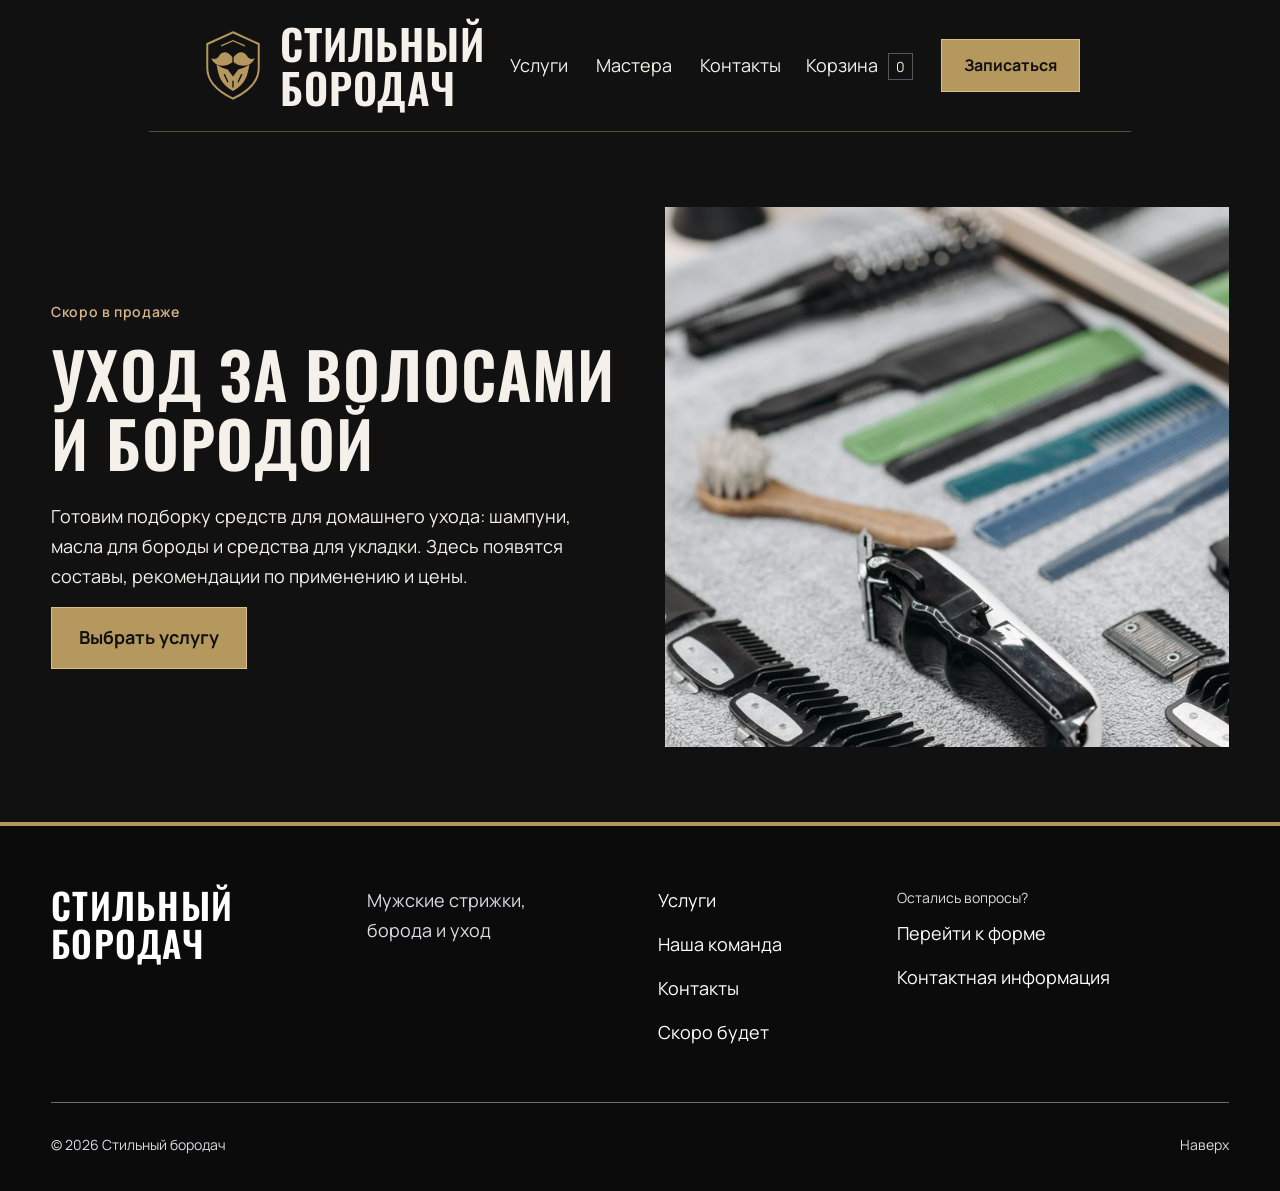
<file: coming-soon.html>
<!DOCTYPE html>
<html lang="ru">

<head>
  <meta charset="utf-8">
  <meta name="viewport" content="width=device-width, initial-scale=1">
  <meta name="theme-color" content="#111111">
  <meta name="description" content="Стильный бородач — мужские стрижки, оформление бороды, бритьё и уход. Услуги, цены и запись к барберу.">

  <title>Скоро будет — Стильный бородач</title>

  <!-- Шрифты -->
  <link rel="preload" href="assets/fonts/oswald-600.ttf" as="font" type="font/ttf" crossorigin>
  <link rel="preload" href="assets/fonts/manrope-400.ttf" as="font" type="font/ttf" crossorigin>
  <link rel="stylesheet" href="assets/fonts/fonts.css">

  <!-- Стили -->
  <link rel="stylesheet" href="assets/css/styles.css">
  <link rel="stylesheet" href="assets/css/pages.css">

  <!-- PWA -->
  <link rel="manifest" href="manifest.webmanifest">
  <link rel="icon" href="assets/icons/icon-192.png">
  <link rel="apple-touch-icon" href="assets/icons/icon-192.png">

  <!-- Скрипты -->
  <script src="assets/js/data.js" defer></script>
  <script src="assets/js/cart.js" defer></script>
  <script src="assets/js/app.js" defer></script>
  <script src="assets/js/pages.js" defer></script>
  <script src="assets/js/booking.js" defer></script>
  <script src="assets/js/pwa.js" defer></script>
</head>

<body>

<a class="skip-link" href="#main">Перейти к содержимому</a>


<!-- Шапка сайта -->
<header class="header shell">

  <a class="brand" href="index.html" aria-label="Стильный бородач — главная">

    <img class="brand__emblem"
         src="assets/icons/barbershop-emblem.svg"
         alt=""
         width="66"
         height="74">

    <span class="brand__wordmark">Стильный<br>бородач</span>

  </a>

  <nav class="header__nav" aria-label="Основная навигация">
    <a href="catalog.html">Услуги</a>
    <a href="team.html">Мастера</a>
    <a href="contacts.html">Контакты</a>
  </nav>

  <div class="header__actions">

    <a class="header__cart" href="cart.html">
      Корзина <span data-cart-count>0</span>
    </a>

    <a class="button button--small header__booking"
       href="booking.html">Записаться</a>

    <button class="menu-toggle"
            type="button"
            data-menu-open
            aria-haspopup="dialog"
            aria-controls="menu">

      Меню <span aria-hidden="true">☰</span>

    </button>

  </div>

</header>


<!-- Основное содержимое -->
<main id="main" class="inner-page shell">

  <p id="page-status" class="page-status" role="status"></p>

  <!-- Анонс товаров -->
  <div class="announcement">

    <div>

      <p class="eyebrow">Скоро в продаже</p>

      <h1>Уход за волосами и бородой</h1>

      <p>
        Готовим подборку средств для домашнего ухода:
        шампуни, масла для бороды и средства для укладки.
        Здесь появятся составы, рекомендации по применению и цены.
      </p>

      <a class="button" href="catalog.html">
        Выбрать услугу
      </a>

    </div>

    <!-- Изображение товаров -->
    <img src="assets/images/care.jpg"
         alt="Средства и инструменты для ухода за волосами"
         width="700"
         height="1049">

  </div>

</main>


<!-- Подвал сайта -->
<footer class="footer">

  <div class="shell">

    <div class="footer__top">

      <a class="brand brand--footer" href="index.html">
        <span class="brand__wordmark">Стильный<br>бородач</span>
      </a>

      <p>
        Мужские стрижки,<br>
        борода и уход
      </p>

      <nav class="footer__nav" aria-label="Навигация в подвале">
        <a href="catalog.html">Услуги</a>
        <a href="team.html">Наша команда</a>
        <a href="contacts.html">Контакты</a>
        <a href="coming-soon.html">Скоро будет</a>
      </nav>

      <div class="footer__contact">

        <span>Остались вопросы?</span>

        <a href="index.html#feedback-title">
          Перейти к форме
        </a>

        <a href="contacts.html">
          Контактная информация
        </a>

      </div>

    </div>

    <div class="footer__bottom">

      <span>© <span id="year">2026</span> Стильный бородач</span>

      <a href="#main">Наверх</a>

    </div>

  </div>

</footer>


<!-- Мобильная навигация -->
<nav class="mobile-nav" aria-label="Мобильная навигация">

  <a class="mobile-nav__link" href="index.html">
    <span aria-hidden="true">⌂</span>
    Главная
  </a>

  <a class="mobile-nav__link" href="catalog.html">
    <span aria-hidden="true">≡</span>
    Услуги
  </a>

  <a class="mobile-nav__link" href="cart.html">

        <span aria-hidden="true">
            ▱ <small data-cart-count>0</small>
        </span>

    Корзина

  </a>

  <button class="mobile-nav__link"
          type="button"
          data-menu-open
          aria-haspopup="dialog"
          aria-controls="menu">

    <span aria-hidden="true">☰</span>
    Меню

  </button>

</nav>


<!-- Мобильное меню -->
<dialog class="menu" id="menu" aria-labelledby="menu-title">

  <div class="menu__head">

    <h2 id="menu-title">Меню</h2>

    <button class="icon-button"
            type="button"
            data-menu-close
            aria-label="Закрыть меню">×</button>

  </div>

  <button class="text-button" type="button" data-install>
    Установить приложение
  </button>

  <nav class="menu__links" aria-label="Все разделы">

    <a href="index.html">Главная</a>
    <a href="catalog.html">Услуги</a>
    <a href="team.html">Наша команда</a>

    <a href="cart.html">
      Корзина <span data-cart-count>0</span>
    </a>

    <a href="booking.html">Записаться</a>
    <a href="coming-soon.html" aria-current="page">Скоро будет</a>
    <a href="contacts.html">Контакты</a>

  </nav>

</dialog>


<!-- Панель установки приложения -->
<aside class="install-panel"
       id="install-panel"
       hidden
       aria-label="Установка приложения">

  <strong>Стильный бородач на вашем устройстве</strong>

  <p>
    Открывайте услуги и свой план визита в отдельном приложении.
  </p>

  <div>

    <button class="button" type="button" data-install>
      Установить
    </button>

    <button class="text-button" type="button" data-install-dismiss>
      Позже
    </button>

  </div>

</aside>


<!-- Уведомление об обновлении PWA -->
<p class="pwa-update" id="pwa-update" role="status" hidden></p>


<!-- Инструкция по установке -->
<dialog class="menu"
        id="install-instructions"
        aria-labelledby="install-title">

  <h2 id="install-title">Установка приложения</h2>

  <p></p>

  <button class="button" type="button">
    Понятно
  </button>

</dialog>

</body>
</html>
</file>
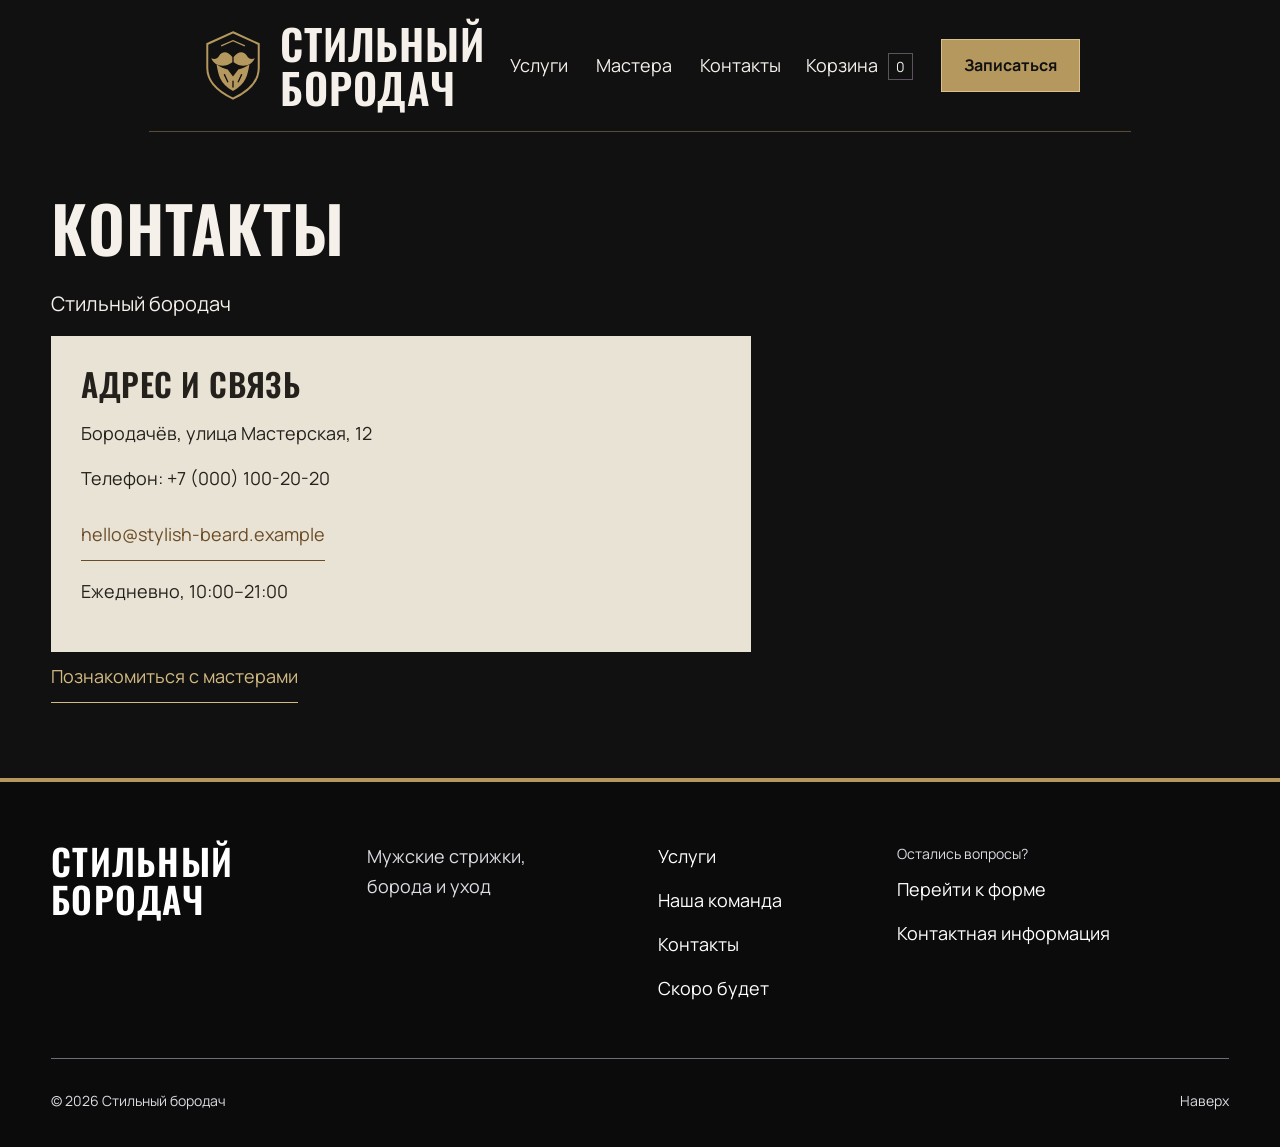
<file: contacts.html>
<!DOCTYPE html>
<html lang="ru">

<head>
  <meta charset="utf-8">
  <meta name="viewport" content="width=device-width, initial-scale=1">
  <meta name="theme-color" content="#111111">
  <meta name="description" content="Стильный бородач — мужские стрижки, оформление бороды, бритьё и уход. Услуги, цены и запись к барберу.">

  <title>Контакты — Стильный бородач</title>

  <!-- Шрифты -->
  <link rel="preload" href="assets/fonts/oswald-600.ttf" as="font" type="font/ttf" crossorigin>
  <link rel="preload" href="assets/fonts/manrope-400.ttf" as="font" type="font/ttf" crossorigin>
  <link rel="stylesheet" href="assets/fonts/fonts.css">

  <!-- Стили -->
  <link rel="stylesheet" href="assets/css/styles.css">
  <link rel="stylesheet" href="assets/css/pages.css">

  <!-- PWA -->
  <link rel="manifest" href="manifest.webmanifest">
  <link rel="icon" href="assets/icons/icon-192.png">
  <link rel="apple-touch-icon" href="assets/icons/icon-192.png">

  <!-- Скрипты -->
  <script src="assets/js/data.js" defer></script>
  <script src="assets/js/cart.js" defer></script>
  <script src="assets/js/app.js" defer></script>
  <script src="assets/js/pages.js" defer></script>
  <script src="assets/js/booking.js" defer></script>
  <script src="assets/js/pwa.js" defer></script>
</head>

<body>

<a class="skip-link" href="#main">Перейти к содержимому</a>


<!-- Шапка сайта -->
<header class="header shell">

  <a class="brand" href="index.html" aria-label="Стильный бородач — главная">

    <img class="brand__emblem"
         src="assets/icons/barbershop-emblem.svg"
         alt=""
         width="66"
         height="74">

    <span class="brand__wordmark">Стильный<br>бородач</span>

  </a>

  <nav class="header__nav" aria-label="Основная навигация">
    <a href="catalog.html">Услуги</a>
    <a href="team.html">Мастера</a>
    <a href="contacts.html">Контакты</a>
  </nav>

  <div class="header__actions">

    <a class="header__cart" href="cart.html">
      Корзина <span data-cart-count>0</span>
    </a>

    <a class="button button--small header__booking"
       href="booking.html">Записаться</a>

    <button class="menu-toggle"
            type="button"
            data-menu-open
            aria-haspopup="dialog"
            aria-controls="menu">

      Меню <span aria-hidden="true">☰</span>

    </button>

  </div>

</header>


<!-- Основное содержимое -->
<main id="main" class="inner-page shell">

  <p id="page-status" class="page-status" role="status"></p>

  <h1>Контакты</h1>

  <p class="page-intro">Стильный бородач</p>

  <!-- Контактная информация -->
  <div class="contacts-layout">

    <section class="visit-panel">

      <h2>Адрес и связь</h2>

      <p>Бородачёв, улица Мастерская, 12</p>

      <p>Телефон: +7 (000) 100-20-20</p>

      <p>
        <a class="text-link" href="mailto:hello@stylish-beard.example">
          hello@stylish-beard.example
        </a>
      </p>

      <p>Ежедневно, 10:00–21:00</p>

    </section>

  </div>

  <a class="text-link" href="team.html">
    Познакомиться с мастерами
  </a>

</main>


<!-- Подвал сайта -->
<footer class="footer">

  <div class="shell">

    <div class="footer__top">

      <a class="brand brand--footer" href="index.html">
        <span class="brand__wordmark">Стильный<br>бородач</span>
      </a>

      <p>
        Мужские стрижки,<br>
        борода и уход
      </p>

      <nav class="footer__nav" aria-label="Навигация в подвале">
        <a href="catalog.html">Услуги</a>
        <a href="team.html">Наша команда</a>
        <a href="contacts.html">Контакты</a>
        <a href="coming-soon.html">Скоро будет</a>
      </nav>

      <div class="footer__contact">

        <span>Остались вопросы?</span>

        <a href="index.html#feedback-title">
          Перейти к форме
        </a>

        <a href="contacts.html">
          Контактная информация
        </a>

      </div>

    </div>

    <div class="footer__bottom">

      <span>© <span id="year">2026</span> Стильный бородач</span>

      <a href="#main">Наверх</a>

    </div>

  </div>

</footer>


<!-- Мобильная навигация -->
<nav class="mobile-nav" aria-label="Мобильная навигация">

  <a class="mobile-nav__link" href="index.html">
    <span aria-hidden="true">⌂</span>
    Главная
  </a>

  <a class="mobile-nav__link" href="catalog.html">
    <span aria-hidden="true">≡</span>
    Услуги
  </a>

  <a class="mobile-nav__link" href="cart.html">

        <span aria-hidden="true">
            ▱ <small data-cart-count>0</small>
        </span>

    Корзина

  </a>

  <button class="mobile-nav__link"
          type="button"
          data-menu-open
          aria-haspopup="dialog"
          aria-controls="menu">

    <span aria-hidden="true">☰</span>
    Меню

  </button>

</nav>


<!-- Мобильное меню -->
<dialog class="menu" id="menu" aria-labelledby="menu-title">

  <div class="menu__head">

    <h2 id="menu-title">Меню</h2>

    <button class="icon-button"
            type="button"
            data-menu-close
            aria-label="Закрыть меню">×</button>

  </div>

  <button class="text-button" type="button" data-install>
    Установить приложение
  </button>

  <nav class="menu__links" aria-label="Все разделы">

    <a href="index.html">Главная</a>
    <a href="catalog.html">Услуги</a>
    <a href="team.html">Наша команда</a>

    <a href="cart.html">
      Корзина <span data-cart-count>0</span>
    </a>

    <a href="booking.html">Записаться</a>
    <a href="coming-soon.html">Скоро будет</a>
    <a href="contacts.html" aria-current="page">Контакты</a>

  </nav>

</dialog>


<!-- Панель установки приложения -->
<aside class="install-panel"
       id="install-panel"
       hidden
       aria-label="Установка приложения">

  <strong>Стильный бородач на вашем устройстве</strong>

  <p>
    Открывайте услуги и свой план визита в отдельном приложении.
  </p>

  <div>

    <button class="button" type="button" data-install>
      Установить
    </button>

    <button class="text-button" type="button" data-install-dismiss>
      Позже
    </button>

  </div>

</aside>


<!-- Уведомление об обновлении PWA -->
<p class="pwa-update" id="pwa-update" role="status" hidden></p>


<!-- Инструкция по установке -->
<dialog class="menu"
        id="install-instructions"
        aria-labelledby="install-title">

  <h2 id="install-title">Установка приложения</h2>

  <p></p>

  <button class="button" type="button">
    Понятно
  </button>

</dialog>

</body>
</html>
</file>
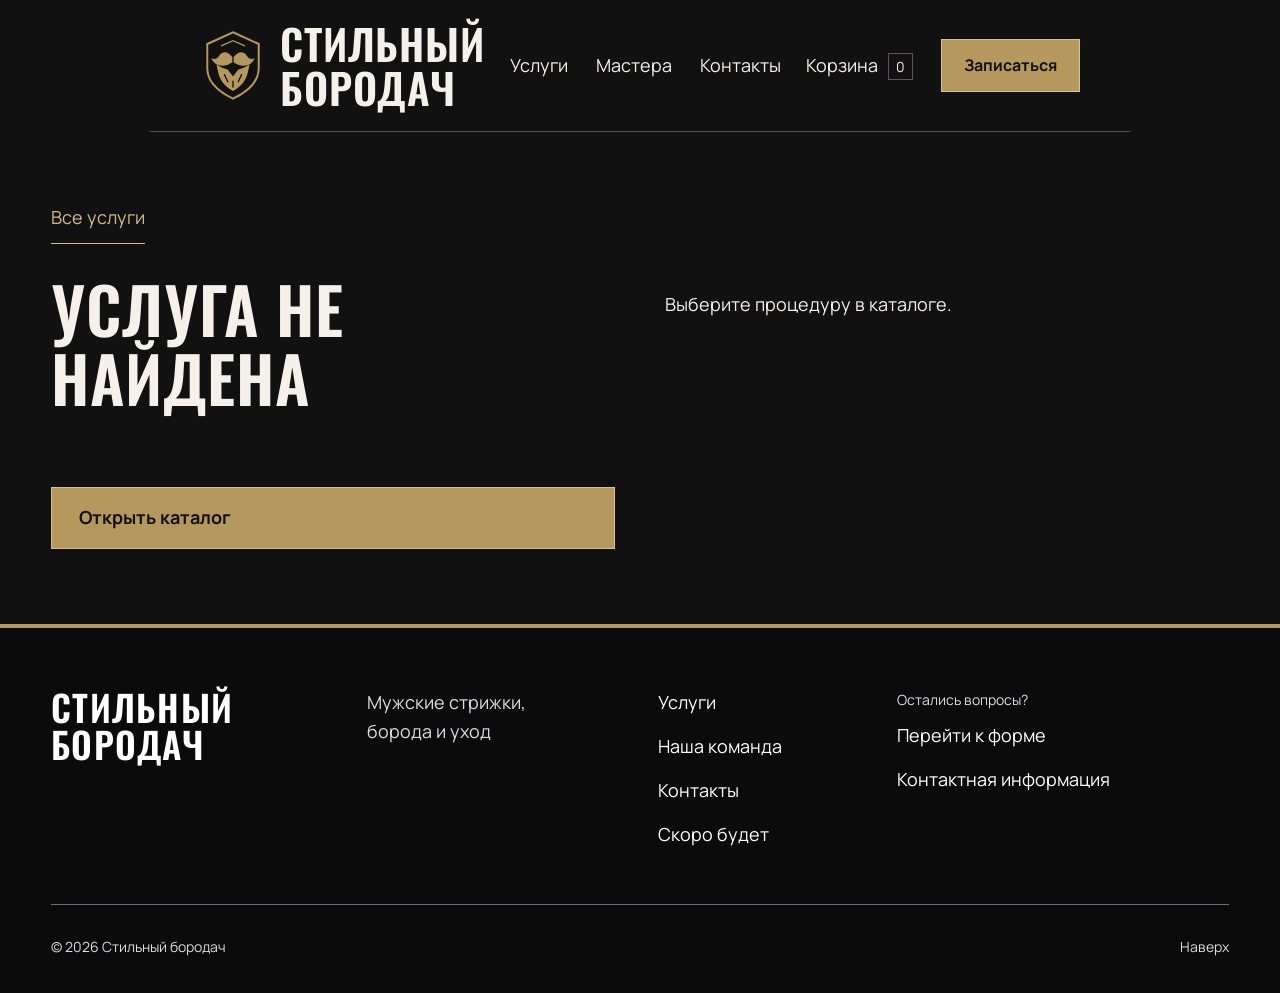
<file: service.html>
<!DOCTYPE html>
<html lang="ru">

<head>
  <meta charset="utf-8">
  <meta name="viewport" content="width=device-width, initial-scale=1">
  <meta name="theme-color" content="#111111">
  <meta name="description" content="Стильный бородач — мужские стрижки, оформление бороды, бритьё и уход. Услуги, цены и запись к барберу.">

  <title>Услуга — Стильный бородач</title>

  <!-- Шрифты -->
  <link rel="preload" href="assets/fonts/oswald-600.ttf" as="font" type="font/ttf" crossorigin>
  <link rel="preload" href="assets/fonts/manrope-400.ttf" as="font" type="font/ttf" crossorigin>
  <link rel="stylesheet" href="assets/fonts/fonts.css">

  <!-- Стили -->
  <link rel="stylesheet" href="assets/css/styles.css">
  <link rel="stylesheet" href="assets/css/pages.css">

  <!-- PWA -->
  <link rel="manifest" href="manifest.webmanifest">
  <link rel="icon" href="assets/icons/icon-192.png">
  <link rel="apple-touch-icon" href="assets/icons/icon-192.png">

  <!-- Скрипты -->
  <script src="assets/js/data.js" defer></script>
  <script src="assets/js/cart.js" defer></script>
  <script src="assets/js/app.js" defer></script>
  <script src="assets/js/pages.js" defer></script>
  <script src="assets/js/booking.js" defer></script>
  <script src="assets/js/pwa.js" defer></script>
</head>

<body>

<a class="skip-link" href="#main">Перейти к содержимому</a>


<!-- Шапка сайта -->
<header class="header shell">

  <a class="brand" href="index.html" aria-label="Стильный бородач — главная">

    <img class="brand__emblem"
         src="assets/icons/barbershop-emblem.svg"
         alt=""
         width="66"
         height="74">

    <span class="brand__wordmark">Стильный<br>бородач</span>

  </a>

  <nav class="header__nav" aria-label="Основная навигация">
    <a href="catalog.html">Услуги</a>
    <a href="team.html">Мастера</a>
    <a href="contacts.html">Контакты</a>
  </nav>

  <div class="header__actions">

    <a class="header__cart" href="cart.html">
      Корзина <span data-cart-count>0</span>
    </a>

    <a class="button button--small header__booking"
       href="booking.html">Записаться</a>

    <button class="menu-toggle"
            type="button"
            data-menu-open
            aria-haspopup="dialog"
            aria-controls="menu">

      Меню <span aria-hidden="true">☰</span>

    </button>

  </div>

</header>


<!-- Основное содержимое -->
<main id="main" class="inner-page shell">

  <p id="page-status" class="page-status" role="status"></p>

  <!-- Возврат к каталогу -->
  <a class="text-link" href="catalog.html">
    Все услуги
  </a>

  <!-- Информация об услуге -->
  <div class="service-detail" data-page="service"></div>

</main>


<!-- Подвал сайта -->
<footer class="footer">

  <div class="shell">

    <div class="footer__top">

      <a class="brand brand--footer" href="index.html">
        <span class="brand__wordmark">Стильный<br>бородач</span>
      </a>

      <p>
        Мужские стрижки,<br>
        борода и уход
      </p>

      <nav class="footer__nav" aria-label="Навигация в подвале">
        <a href="catalog.html">Услуги</a>
        <a href="team.html">Наша команда</a>
        <a href="contacts.html">Контакты</a>
        <a href="coming-soon.html">Скоро будет</a>
      </nav>

      <div class="footer__contact">

        <span>Остались вопросы?</span>

        <a href="index.html#feedback-title">
          Перейти к форме
        </a>

        <a href="contacts.html">
          Контактная информация
        </a>

      </div>

    </div>

    <div class="footer__bottom">

      <span>© <span id="year">2026</span> Стильный бородач</span>

      <a href="#main">Наверх</a>

    </div>

  </div>

</footer>


<!-- Мобильная навигация -->
<nav class="mobile-nav" aria-label="Мобильная навигация">

  <a class="mobile-nav__link" href="index.html">
    <span aria-hidden="true">⌂</span>
    Главная
  </a>

  <a class="mobile-nav__link mobile-nav__link--active"
     aria-current="page"
     href="catalog.html">

    <span aria-hidden="true">≡</span>
    Услуги

  </a>

  <a class="mobile-nav__link" href="cart.html">

        <span aria-hidden="true">
            ▱ <small data-cart-count>0</small>
        </span>

    Корзина

  </a>

  <button class="mobile-nav__link"
          type="button"
          data-menu-open
          aria-haspopup="dialog"
          aria-controls="menu">

    <span aria-hidden="true">☰</span>
    Меню

  </button>

</nav>


<!-- Мобильное меню -->
<dialog class="menu" id="menu" aria-labelledby="menu-title">

  <div class="menu__head">

    <h2 id="menu-title">Меню</h2>

    <button class="icon-button"
            type="button"
            data-menu-close
            aria-label="Закрыть меню">×</button>

  </div>

  <button class="text-button" type="button" data-install>
    Установить приложение
  </button>

  <nav class="menu__links" aria-label="Все разделы">

    <a href="index.html">Главная</a>
    <a href="catalog.html" aria-current="page">Услуги</a>
    <a href="team.html">Наша команда</a>

    <a href="cart.html">
      Корзина <span data-cart-count>0</span>
    </a>

    <a href="booking.html">Записаться</a>
    <a href="coming-soon.html">Скоро будет</a>
    <a href="contacts.html">Контакты</a>

  </nav>

</dialog>


<!-- Панель установки приложения -->
<aside class="install-panel"
       id="install-panel"
       hidden
       aria-label="Установка приложения">

  <strong>Стильный бородач на вашем устройстве</strong>

  <p>
    Открывайте услуги и свой план визита в отдельном приложении.
  </p>

  <div>

    <button class="button" type="button" data-install>
      Установить
    </button>

    <button class="text-button" type="button" data-install-dismiss>
      Позже
    </button>

  </div>

</aside>


<!-- Уведомление об обновлении PWA -->
<p class="pwa-update" id="pwa-update" role="status" hidden></p>


<!-- Инструкция по установке -->
<dialog class="menu"
        id="install-instructions"
        aria-labelledby="install-title">

  <h2 id="install-title">Установка приложения</h2>

  <p></p>

  <button class="button" type="button">
    Понятно
  </button>

</dialog>

</body>
</html>
</file>
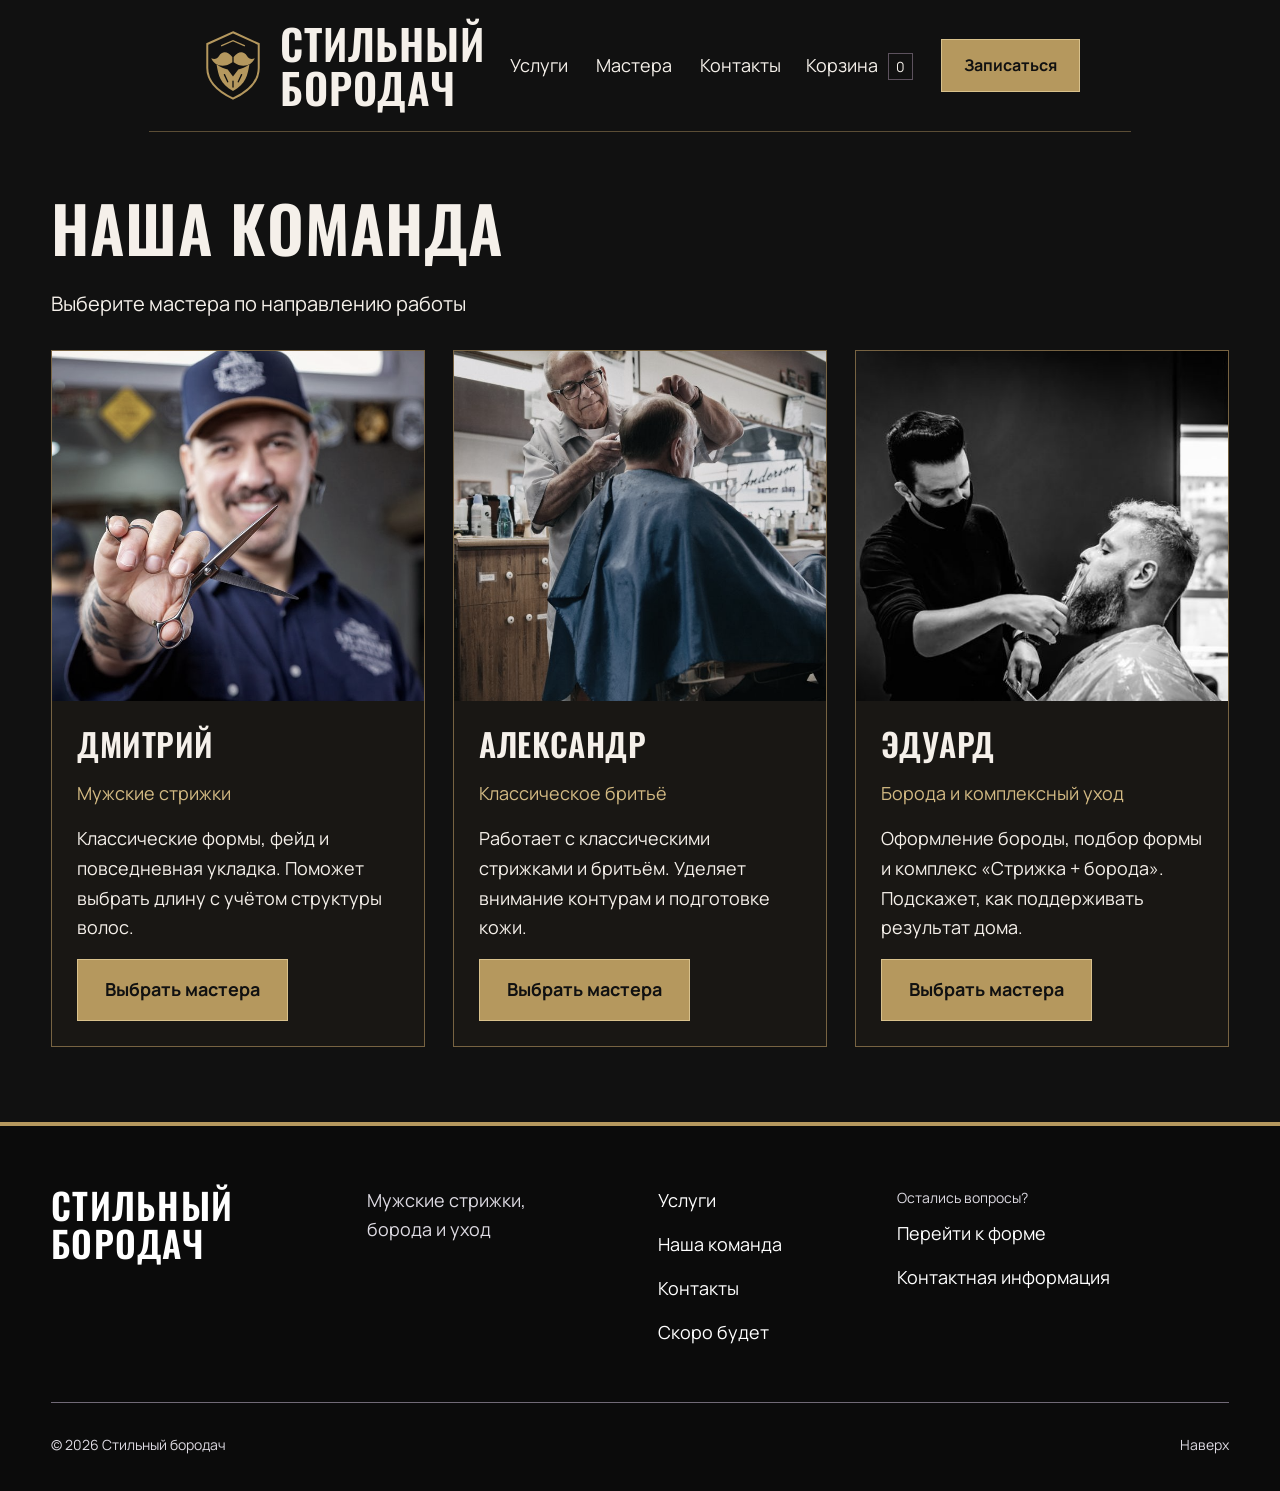
<file: team.html>
<!DOCTYPE html>
<html lang="ru">

<head>
  <meta charset="utf-8">
  <meta name="viewport" content="width=device-width, initial-scale=1">
  <meta name="theme-color" content="#111111">
  <meta name="description" content="Стильный бородач — мужские стрижки, оформление бороды, бритьё и уход. Услуги, цены и запись к барберу.">

  <title>Наша команда — Стильный бородач</title>

  <!-- Шрифты -->
  <link rel="preload" href="assets/fonts/oswald-600.ttf" as="font" type="font/ttf" crossorigin>
  <link rel="preload" href="assets/fonts/manrope-400.ttf" as="font" type="font/ttf" crossorigin>
  <link rel="stylesheet" href="assets/fonts/fonts.css">

  <!-- Стили -->
  <link rel="stylesheet" href="assets/css/styles.css">
  <link rel="stylesheet" href="assets/css/pages.css">

  <!-- PWA -->
  <link rel="manifest" href="manifest.webmanifest">
  <link rel="icon" href="assets/icons/icon-192.png">
  <link rel="apple-touch-icon" href="assets/icons/icon-192.png">

  <!-- Скрипты -->
  <script src="assets/js/data.js" defer></script>
  <script src="assets/js/cart.js" defer></script>
  <script src="assets/js/app.js" defer></script>
  <script src="assets/js/pages.js" defer></script>
  <script src="assets/js/booking.js" defer></script>
  <script src="assets/js/pwa.js" defer></script>
</head>

<body>

<a class="skip-link" href="#main">Перейти к содержимому</a>


<!-- Шапка сайта -->
<header class="header shell">

  <a class="brand" href="index.html" aria-label="Стильный бородач — главная">

    <img class="brand__emblem"
         src="assets/icons/barbershop-emblem.svg"
         alt=""
         width="66"
         height="74">

    <span class="brand__wordmark">Стильный<br>бородач</span>

  </a>

  <nav class="header__nav" aria-label="Основная навигация">
    <a href="catalog.html">Услуги</a>
    <a href="team.html">Мастера</a>
    <a href="contacts.html">Контакты</a>
  </nav>

  <div class="header__actions">

    <a class="header__cart" href="cart.html">
      Корзина <span data-cart-count>0</span>
    </a>

    <a class="button button--small header__booking"
       href="booking.html">Записаться</a>

    <button class="menu-toggle"
            type="button"
            data-menu-open
            aria-haspopup="dialog"
            aria-controls="menu">

      Меню <span aria-hidden="true">☰</span>

    </button>

  </div>

</header>


<!-- Основное содержимое -->
<main id="main" class="inner-page shell">

  <p id="page-status" class="page-status" role="status"></p>

  <h1>Наша команда</h1>

  <p class="page-intro">
    Выберите мастера по направлению работы
  </p>

  <!-- Карточки мастеров -->
  <div class="team-grid" data-page="team"></div>

</main>


<!-- Подвал сайта -->
<footer class="footer">

  <div class="shell">

    <div class="footer__top">

      <a class="brand brand--footer" href="index.html">
        <span class="brand__wordmark">Стильный<br>бородач</span>
      </a>

      <p>
        Мужские стрижки,<br>
        борода и уход
      </p>

      <nav class="footer__nav" aria-label="Навигация в подвале">
        <a href="catalog.html">Услуги</a>
        <a href="team.html">Наша команда</a>
        <a href="contacts.html">Контакты</a>
        <a href="coming-soon.html">Скоро будет</a>
      </nav>

      <div class="footer__contact">

        <span>Остались вопросы?</span>

        <a href="index.html#feedback-title">
          Перейти к форме
        </a>

        <a href="contacts.html">
          Контактная информация
        </a>

      </div>

    </div>

    <div class="footer__bottom">

      <span>© <span id="year">2026</span> Стильный бородач</span>

      <a href="#main">Наверх</a>

    </div>

  </div>

</footer>


<!-- Мобильная навигация -->
<nav class="mobile-nav" aria-label="Мобильная навигация">

  <a class="mobile-nav__link" href="index.html">
    <span aria-hidden="true">⌂</span>
    Главная
  </a>

  <a class="mobile-nav__link" href="catalog.html">
    <span aria-hidden="true">≡</span>
    Услуги
  </a>

  <a class="mobile-nav__link" href="cart.html">

        <span aria-hidden="true">
            ▱ <small data-cart-count>0</small>
        </span>

    Корзина

  </a>

  <button class="mobile-nav__link"
          type="button"
          data-menu-open
          aria-haspopup="dialog"
          aria-controls="menu">

    <span aria-hidden="true">☰</span>
    Меню

  </button>

</nav>


<!-- Мобильное меню -->
<dialog class="menu" id="menu" aria-labelledby="menu-title">

  <div class="menu__head">

    <h2 id="menu-title">Меню</h2>

    <button class="icon-button"
            type="button"
            data-menu-close
            aria-label="Закрыть меню">×</button>

  </div>

  <button class="text-button" type="button" data-install>
    Установить приложение
  </button>

  <nav class="menu__links" aria-label="Все разделы">

    <a href="index.html">Главная</a>
    <a href="catalog.html">Услуги</a>
    <a href="team.html" aria-current="page">Наша команда</a>

    <a href="cart.html">
      Корзина <span data-cart-count>0</span>
    </a>

    <a href="booking.html">Записаться</a>
    <a href="coming-soon.html">Скоро будет</a>
    <a href="contacts.html">Контакты</a>

  </nav>

</dialog>


<!-- Панель установки приложения -->
<aside class="install-panel"
       id="install-panel"
       hidden
       aria-label="Установка приложения">

  <strong>Стильный бородач на вашем устройстве</strong>

  <p>
    Открывайте услуги и свой план визита в отдельном приложении.
  </p>

  <div>

    <button class="button" type="button" data-install>
      Установить
    </button>

    <button class="text-button" type="button" data-install-dismiss>
      Позже
    </button>

  </div>

</aside>


<!-- Уведомление об обновлении PWA -->
<p class="pwa-update" id="pwa-update" role="status" hidden></p>


<!-- Инструкция по установке -->
<dialog class="menu"
        id="install-instructions"
        aria-labelledby="install-title">

  <h2 id="install-title">Установка приложения</h2>

  <p></p>

  <button class="button" type="button">
    Понятно
  </button>

</dialog>

</body>
</html>
</file>
<file: assets/fonts/fonts.css>
@font-face {
  font-family: 'Cormorant Garamond';
  font-style: italic;
  font-weight: 500;
  font-display: swap;
  src: url(cormorant-garamond-500-italic.ttf) format('truetype');
}
@font-face {
  font-family: 'Cormorant Garamond';
  font-style: normal;
  font-weight: 500;
  font-display: swap;
  src: url(cormorant-garamond-500-normal.ttf) format('truetype');
}
@font-face {
  font-family: 'Cormorant Garamond';
  font-style: normal;
  font-weight: 600;
  font-display: swap;
  src: url(cormorant-garamond-600-normal.ttf) format('truetype');
}
@font-face {
  font-family: 'Manrope';
  font-style: normal;
  font-weight: 400;
  font-display: swap;
  src: url(manrope-400.ttf) format('truetype');
}
@font-face {
  font-family: 'Manrope';
  font-style: normal;
  font-weight: 500;
  font-display: swap;
  src: url(manrope-500.ttf) format('truetype');
}
@font-face {
  font-family: 'Manrope';
  font-style: normal;
  font-weight: 600;
  font-display: swap;
  src: url(manrope-600.ttf) format('truetype');
}
@font-face {
  font-family: 'Manrope';
  font-style: normal;
  font-weight: 700;
  font-display: swap;
  src: url(manrope-700.ttf) format('truetype');
}

@font-face {
  font-family: 'Oswald';
  font-style: normal;
  font-weight: 500;
  font-display: swap;
  src: url(oswald-500.ttf) format('truetype');
}
@font-face {
  font-family: 'Oswald';
  font-style: normal;
  font-weight: 600;
  font-display: swap;
  src: url(oswald-600.ttf) format('truetype');
}
@font-face {
  font-family: 'Oswald';
  font-style: normal;
  font-weight: 700;
  font-display: swap;
  src: url(oswald-700.ttf) format('truetype');
}
</file>
<file: assets/css/styles.css>
/* ==================================================
   ОСНОВНЫЕ ПЕРЕМЕННЫЕ И БАЗОВЫЕ СТИЛИ
   ================================================== */

:root
{
    --background: #111111;
    --surface: #1c191e;
    --text-color: #f5f0ea;
    --primary: #29241e;
    --gold: #b5985e;
    --wine: #703422;
    --rose: #b5985e;
    --selection: #542f34;
    --surface-hover: #211b30;
    --line: #5d525e;
    --muted: #c6bdc6;
    --serif: "Oswald", Impact, sans-serif;
    --sans: "Manrope", Arial, sans-serif;
    --gutter: clamp(20px, 4vw, 64px);
    --max: 1440px;
    --text: 18px;
    --caption: 14px;
}

* { box-sizing: border-box; }

html { scroll-behavior: smooth; scroll-padding-top: 24px; }

body
{
    margin: 0;
    background: var(--background);
    color: var(--text-color);
    font: var(--text)/1.65 var(--sans);
}

strong { font-weight: 700; }

body:has(dialog[open]) { overflow: hidden; }

a { color: inherit; text-decoration: none; }

button, input, textarea { font: inherit; }

button, a, input, textarea { -webkit-tap-highlight-color: transparent; }

button { cursor: pointer; }

button:disabled { opacity: .4; cursor: default; }

button:active, .button:active { transform: translateY(1px); }

img
{
    display: block;
    max-width: 100%;
    object-fit: cover;
}

figure, p, h1, h2, h3 { margin: 0; }

p { max-width: 65ch; }

h1, h2, h3
{
    font-family: var(--serif);
    font-weight: 400;
    line-height: 1.1;
    text-wrap: balance;
}

h1
{
    font-size: clamp(64px, 5.8vw, 84px);
    letter-spacing: -.035em;
    max-width: 12ch;
}

h1 em { color: #e3c3d1; font-style: italic; }

h2 { font-size: clamp(42px, 3.9vw, 56px); letter-spacing: -.035em; }

h3 { font-size: 30px; letter-spacing: -.025em; }

a:focus-visible, button:focus-visible, input:focus-visible, textarea:focus-visible, [tabindex]:focus-visible
{
    outline: 3px solid var(--gold);
    outline-offset: 5px;
}

::selection { background: var(--selection); color: var(--text-color); }

.shell
{
    max-width: var(--max);
    margin-inline: auto;
    padding-inline: var(--gutter);
}

.section { padding-block: clamp(60px, 7vw, 100px); }

.eyebrow
{
    font-size: var(--caption);
    font-weight: 600;
    letter-spacing: .045em;
    line-height: 1.6;
    color: #d6b68b;
}

.notice
{
    font-size: var(--caption);
    line-height: 1.6;
    color: var(--muted);
}

.button
{
    min-height: 54px;
    display: inline-flex;
    align-items: center;
    justify-content: space-between;
    gap: 30px;
    padding: 14px 24px;
    background: var(--gold);
    color: var(--text-color);
    border: 1px solid var(--gold);
    font-size: 16px;
    transition: background .2s, border-color .2s;
}

.button:hover { background: #665035; border-color: #d6b68b; }

.button--small
{
    min-height: 48px;
    padding: 11px 20px;
    font-size: 16px;
}

.text-link
{
    font-size: 16px;
    border-bottom: 1px solid currentColor;
    padding-block: 10px;
    display: inline-block;
    min-height: 46px;
    color: #e3c3d1;
}

.text-link:hover { color: var(--text-color); }

.icon-button
{
    width: 48px;
    height: 48px;
    display: inline-grid;
    place-items: center;
    background: transparent;
    border: 1px solid var(--line);
    color: inherit;
    font-size: 25px;
    flex-shrink: 0;
}

.icon-button:hover:not(:disabled)
{
    background: var(--primary);
    color: white;
    border-color: #e3c3d1;
}

.skip-link
{
    position: fixed;
    top: -100px;
    left: 20px;
    background: var(--primary);
    color: white;
    padding: 12px;
    z-index: 100;
}

.skip-link:focus { top: 10px; }

/* ==================================================
   ШАПКА И ПЕРВЫЙ ЭКРАН
   ================================================== */

.header
{
    display: flex;
    align-items: center;
    justify-content: space-between;
    gap: 25px;
    min-height: 120px;
}

.brand
{
    font-family: var(--serif);
    font-size: 36px;
    line-height: .95;
    letter-spacing: -1px;
    font-weight: 600;
    display: inline-block;
    flex-shrink: 0;
}

.brand__second { padding-left: 18px; }

.brand__dot { color: #d6b68b; }

.header__nav, .header__actions
{
    display: flex;
    align-items: center;
    gap: 28px;
    font-size: 16px;
}

.header__nav a, .header__cart { padding-block: 12px; }

.header__nav a:hover, .header__cart:hover { color: #e3c3d1; }

.header__cart span
{
    margin-left: 6px;
    border: 1px solid var(--line);
    padding: 3px 7px;
    font-size: 14px;
}

.menu-toggle
{
    display: none;
    min-height: 48px;
    border: 0;
    background: none;
    color: var(--text-color);
    gap: 12px;
    font-size: 16px;
}

.hero__layout
{
    border-top: 1px solid var(--gold);
    display: grid;
    grid-template-columns: 1.03fr 1fr;
    gap: clamp(35px, 5vw, 80px);
    padding-top: 36px;
    align-items: center;
}

.hero__copy { padding-block: 20px 45px; }

.hero__copy > .eyebrow { margin-bottom: 23px; }

.hero__description
{
    max-width: 405px;
    margin-top: 28px;
    font-size: 18px;
    line-height: 1.7;
    color: var(--muted);
}

.hero__links .button { min-width: 205px; min-height: 60px; }

.hero__links
{
    display: flex;
    align-items: center;
    gap: 25px;
    flex-wrap: wrap;
    margin-top: 30px;
}

.hero__figure
{
    position: relative;
    margin: 0;
    padding: 0 0 24px 24px;
}

.hero__figure::before
{
    content: "";
    position: absolute;
    left: 0;
    bottom: 0;
    width: 56%;
    height: 44%;
    background: var(--primary);
}

.hero__image
{
    position: relative;
    width: 100%;
    height: 600px;
    filter: saturate(.75);
    object-position: center bottom;
}

.section__heading
{
    display: flex;
    justify-content: space-between;
    align-items: center;
    gap: 25px;
    margin-bottom: 32px;
}

/* ==================================================
   КАТЕГОРИИ УСЛУГ
   ================================================== */

.slider-controls
{
    display: flex;
    gap: 10px;
    align-items: center;
}

.slider-controls__status
{
    font-size: 14px;
    color: var(--muted);
    white-space: nowrap;
    margin-right: 10px;
}

.categories__track
{
    position: relative;
    display: flex;
    gap: 25px;
    overflow-x: auto;
    scroll-snap-type: x mandatory;
    scrollbar-width: thin;
    scrollbar-color: var(--primary) transparent;
    padding: 5px 5px 20px;
    margin-inline: -5px;
    overscroll-behavior-x: contain;
}

.category
{
    flex: 0 0 calc((100% - 50px) / 3);
    scroll-snap-align: start;
    min-width: 0;
    border-bottom: 3px solid transparent;
    padding-bottom: 15px;
}

.category__picture { overflow: hidden; }

.category img
{
    width: 100%;
    height: 310px;
    filter: saturate(.65);
    transition: transform .4s;
}

.category:hover img { transform: scale(1.035); }

.category h3
{
    display: flex;
    justify-content: space-between;
    gap: 10px;
    padding-top: 19px;
}

.category h3 span { font: 25px var(--sans); }

.category p
{
    font-size: 18px;
    color: var(--muted);
    margin-top: 9px;
}

.category--active { border-color: #e3c3d1; }

.category--active h3 { color: #e3c3d1; }

.categories__hint
{
    display: flex;
    justify-content: space-between;
    max-width: none;
    gap: 25px;
    font-size: 14px;
    color: var(--muted);
    padding-top: 20px;
}

.categories__hint span { white-space: nowrap; }

/* ==================================================
   ОТЗЫВЫ КЛИЕНТОВ
   ================================================== */

.stories { background: var(--primary); }

.stories__layout
{
    display: grid;
    grid-template-columns: .8fr 1.6fr;
    gap: 45px;
    align-items: center;
}

.stories__intro h2 { font-size: clamp(42px, 3.9vw, 56px); }

.stories__intro > p { margin-top: 22px; font-size: 18px; }

.stories__intro > .notice { font-size: 14px; color: #e3c9d5; }

.stories__previews
{
    display: grid;
    grid-template-columns: repeat(3, minmax(0, 1fr));
    gap: 15px;
    padding-bottom: 25px;
}

.story-preview
{
    border: 0;
    padding: 0;
    position: relative;
    text-align: left;
    background: #111111;
    color: white;
    min-width: 0;
    height: 440px;
    overflow: hidden;
}

.story-preview img
{
    width: 100%;
    height: 100%;
    filter: saturate(.6);
    transition: transform .4s;
}

.story-preview:hover img { transform: scale(1.035); }

.story-preview--offset { transform: translateY(25px); }

.story-preview__top
{
    position: absolute;
    top: 15px;
    left: 12px;
    right: 12px;
    display: flex;
    justify-content: space-between;
    align-items: center;
    gap: 5px;
    padding: 6px 9px;
    font-size: 14px;
    background: var(--primary);
}

.story-preview__bottom
{
    position: absolute;
    bottom: 0;
    left: 0;
    right: 0;
    padding: 18px 15px;
    background: #19151f;
    font: 400 30px/1.18 var(--serif);
}

.story-preview__bottom small
{
    display: block;
    font: 14px/1.5 var(--sans);
    color: #e4e1e8;
    margin-top: 14px;
}

/* ==================================================
   ПОПУЛЯРНЫЕ УСЛУГИ
   ================================================== */

.service-list { border-top: 1px solid var(--gold); }

.service-list__item
{
    display: grid;
    grid-template-columns: 1.2fr 1fr 110px 30px;
    gap: 25px;
    align-items: center;
    padding: 30px 0;
    border-bottom: 1px solid var(--line);
    transition: color .2s, background .2s;
}

.service-list__item:hover { color: #e3c3d1; background: var(--surface-hover); }

.service-list__name { font: 600 30px/1.15 var(--serif); letter-spacing: -.025em; }

.service-list__description { font-size: 18px; color: var(--muted); }

.service-list__price
{
    font-size: 26px;
    white-space: nowrap;
    text-align: right;
}

.service-list__price small
{
    display: block;
    color: var(--muted);
    font-size: 14px;
    margin-top: 6px;
}

.service-list__arrow { font-size: 27px; text-align: right; }

/* ==================================================
   СПЕЦИАЛЬНОЕ ПРЕДЛОЖЕНИЕ
   ================================================== */

.offer
{
    display: grid;
    grid-template-columns: 1.2fr 1fr;
    gap: 65px;
    padding: 55px;
    background: var(--wine);
    color: white;
    max-width: calc(var(--max) - var(--gutter) * 2);
    border-top: 5px solid var(--gold);
}

.offer h2 { font-size: clamp(42px, 3.9vw, 56px); margin: 15px 0 24px; }

.offer__copy > p:not(.eyebrow) { font-size: 20px; }

.offer .eyebrow { color: #f4e8d8; }

.offer .text-link { color: white; margin-top: 12px; }

.offer .text-link:hover { color: #f1dce5; }

.offer :focus-visible, .footer :focus-visible { outline-color: white; }

.offer__copy .notice
{
    font-size: 16px !important;
    margin-top: 25px;
    color: #f0dce5;
}

.offer__clock { align-self: center; min-width: 0; }

.countdown
{
    display: grid;
    grid-template-columns: repeat(4, minmax(0, 1fr));
    gap: 16px;
    margin-top: 25px;
}

.countdown > div { border-bottom: 2px solid var(--rose); padding-bottom: 18px; }

.countdown span { font: 500 clamp(48px, 4.8vw, 70px)/1.05 var(--serif); letter-spacing: -.025em; }

.countdown small
{
    display: block;
    font-size: 14px;
    margin-top: 12px;
}

.offer__clock > p:last-child
{
    font-size: 16px;
    margin-top: 22px;
    color: #f0dce5;
}

/* ==================================================
   ФОРМА ОБРАТНОЙ СВЯЗИ
   ================================================== */

.feedback { background: #19161d; border-top: 1px solid var(--line); }

.feedback
{
    display: grid;
    grid-template-columns: 1fr 1.2fr;
    gap: 90px;
}

.feedback__intro > p
{
    font-size: 18px;
    margin-top: 25px;
    max-width: 400px;
}

.feedback__intro > .notice { font-size: 14px; }

.feedback-form { padding-top: 5px; }

.feedback-form__row
{
    display: grid;
    grid-template-columns: 1fr 1fr;
    gap: 25px;
}

.feedback-form__field { margin-bottom: 25px; min-width: 0; }

.feedback-form label
{
    display: block;
    font-size: 16px;
    margin-bottom: 10px;
}

.feedback-form input, .feedback-form textarea
{
    display: block;
    width: 100%;
    min-width: 0;
    border: 0;
    border-bottom: 1px solid var(--muted);
    border-radius: 0;
    background: var(--surface);
    padding: 14px;
    color: var(--text-color);
    font-size: 16px;
    min-height: 52px;
}

.feedback-form input::placeholder, .feedback-form textarea::placeholder { color: var(--muted); opacity: 1; }

.feedback-form textarea { resize: vertical; }

.feedback-form [aria-invalid=true] { border-bottom: 2px solid #edb0c9; }

.feedback-form__error
{
    display: block;
    color: #edb0c9;
    font-size: 14px;
    min-height: 24px;
    padding-top: 6px;
}

.feedback-form__bottom
{
    display: flex;
    align-items: center;
    justify-content: flex-end;
    gap: 25px;
}

.feedback-form__bottom p { font-size: 14px; color: var(--muted); }

.feedback-form__status
{
    font-size: 16px;
    margin-top: 20px;
    color: #e3c3d1;
}


/* ==================================================
   ПОДВАЛ САЙТА
   ================================================== */

.footer
{
    background: #0b0b0b;
    color: white;
    padding: 60px 0 25px;
}

.footer__top
{
    display: grid;
    grid-template-columns: 1.1fr 1fr .8fr 1.3fr;
    gap: 35px;
    align-items: start;
}

.brand--footer { font-size: 32px; }

.footer__top > p { font-size: 18px; color: #dedbe3; }

.footer__nav
{
    display: flex;
    flex-direction: column;
    font-size: 16px;
}

.footer__nav a { min-height: 44px; padding-bottom: 12px; }

.footer__contact { font-size: 16px; }

.footer__contact > span
{
    display: block;
    color: #dedbe3;
    font-size: 14px;
    margin-bottom: 10px;
}

.footer__contact > a { display: block; min-height: 44px; }

.footer a:hover { color: #e6b9cc; }

.footer__bottom
{
    margin-top: 40px;
    border-top: 1px solid #716a77;
    padding-top: 20px;
    display: flex;
    justify-content: space-between;
    align-items: center;
    gap: 25px;
    font-size: 14px;
    color: #dedbe3;
}

.footer__bottom a { padding-block: 10px; }

.mobile-nav { display: none; }

/* ==================================================
   МОДАЛЬНЫЕ ОКНА
   ================================================== */

dialog
{
    color: var(--text-color);
    background: var(--background);
    border: 1px solid var(--gold);
    padding: 28px;
    max-height: calc(100dvh - 40px);
    overflow-y: auto;
}

dialog::backdrop { background: #111111b8; backdrop-filter: blur(4px); }

dialog[open] { animation: enter .2s ease-out; }

.menu { width: min(480px, calc(100% - 32px)); }

.menu__head
{
    display: flex;
    align-items: center;
    justify-content: space-between;
    gap: 15px;
    margin-bottom: 25px;
}

.menu__head h2 { font-size: 36px; }

.menu__links { display: flex; flex-direction: column; }

.menu__links a
{
    display: flex;
    justify-content: space-between;
    padding: 14px 0;
    border-bottom: 1px solid var(--line);
    font-size: 20px;
}

.menu__links a:hover { color: #e3c3d1; }

.menu__links span { font-size: 16px; }

.story { width: min(540px, calc(100% - 24px)); padding: 0; }

.story__head
{
    display: flex;
    align-items: center;
    justify-content: space-between;
    padding: 10px 20px;
    font-size: 14px;
    gap: 12px;
}

.story__head .icon-button { border: 0; }

.story__image
{
    width: 100%;
    height: 210px;
    filter: saturate(.7);
}

.story__content { padding: 25px; }

.story__content .eyebrow { font-size: 14px; }

.story__content h2 { font-size: 36px; margin: 12px 0 20px; }

.story__content > p:not(.eyebrow) { font-size: 18px; }

.story__content > .notice { font-size: 14px !important; margin-top: 18px; }

.story__controls
{
    display: flex;
    justify-content: space-between;
    align-items: center;
    gap: 12px;
    padding: 0 25px 20px;
    font-size: 14px;
}

@keyframes enter
{
    from { opacity: 0; transform: translateY(8px); }

    to { opacity: 1; transform: translateY(0); }
}


/* ==================================================
   АДАПТИВНАЯ ВЁРСТКА
   ================================================== */

@media (max-width: 1150px)
{
    .header__nav, .header__actions { gap: 20px; }

    .header__cart { display: none; }

    .hero__layout { gap: 35px; }

    .hero__image { height: 540px; }

    .stories__layout { grid-template-columns: 1fr; gap: 35px; }

    .stories__intro
    {
        display: grid;
        grid-template-columns: 1fr 1fr;
        gap: 12px 35px;
        align-items: start;
    }

    .stories__intro h2 { grid-row: 1 / 3; }

    .stories__intro > p { margin-top: 0; }

    .story-preview { height: 420px; }

    .story-preview__bottom { font-size: 28px; }

    .service-list__item { grid-template-columns: 1.1fr 1fr 110px 25px; gap: 20px; }

    .offer
    {
        margin-inline: var(--gutter);
        padding: 40px;
        gap: 40px;
    }

    .feedback { gap: 45px; }

    .footer__top { grid-template-columns: 1fr 1fr; row-gap: 35px; }
}

@media (max-width: 900px)
{
    .header { min-height: 105px; }

    .header__nav, .header__booking { display: none; }

    .header__cart { display: block; }

    .menu-toggle { display: flex; align-items: center; }

    .hero__layout { grid-template-columns: 1fr 1fr; gap: 28px; }

    h1 { font-size: clamp(54px, 6.8vw, 66px); }

    .hero__description { font-size: 18px; }

    .hero__image { height: 530px; }

    .hero__figure { padding-left: 15px; padding-bottom: 18px; }

    .hero__links { gap: 16px; }

    .category { flex-basis: calc((100% - 25px) / 2); }

    .service-list__item { grid-template-columns: 1fr 115px 25px; gap: 15px 25px; }

    .service-list__description
    {
        grid-column: 1;
        grid-row: 2;
        max-width: 45ch;
    }

    .service-list__price { grid-column: 2; grid-row: 1 / 3; }

    .service-list__arrow { grid-column: 3; grid-row: 1 / 3; }

    .offer { grid-template-columns: 1fr; gap: 35px; }

    .offer__clock { max-width: 500px; width: 100%; }

    .countdown span { font-size: 58px; }

    .feedback { grid-template-columns: 1fr; gap: 35px; }

    .feedback__intro
    {
        display: grid;
        grid-template-columns: 1fr 1fr;
        column-gap: 35px;
    }

    .feedback__intro h2 { grid-row: 1 / 3; }

    .feedback__intro > p { margin-top: 0; }

    .feedback__intro > .notice { margin-top: 20px; }
}

@media (max-width: 600px)
{
    body { padding-bottom: calc(82px + env(safe-area-inset-bottom)); font-size: 18px; }

    .header { min-height: 100px; gap: 15px; }

    .brand { font-size: 32px; }

    .header__cart { display: none; }

    .hero__layout
    {
        display: flex;
        flex-direction: column;
        gap: 30px;
        padding-top: 25px;
    }

    .hero__copy { width: 100%; padding: 0; }

    .hero__copy > .eyebrow { margin-bottom: 16px; }

    h1
    {
        font-size: clamp(40px, 12.8vw, 52px);
        max-width: 12ch;
        line-height: 1.1;
    }

    .hero__description { font-size: 18px; margin-top: 22px; }

    .hero__links { margin-top: 25px; gap: 15px 24px; }

    .hero__figure
    {
        width: calc(100% - 12px);
        align-self: flex-end;
        padding: 0 0 18px 18px;
    }

    .hero__image { height: 370px; }

    h2 { font-size: clamp(30px, 9.3vw, 38px); }

    .section__heading
    {
        flex-wrap: wrap;
        gap: 22px;
        margin-bottom: 26px;
    }

    .slider-controls { justify-content: flex-start; }

    .slider-controls__status { margin-right: 8px; }

    .categories__track { gap: 18px; }

    .category { flex-basis: 86%; }

    .category img { height: 260px; }

    .category h3 { font-size: 30px; }

    .category p, .service-list__description, .stories__intro > p, .feedback__intro > p { font-size: 18px; }

    .stories__intro h2 { font-size: 36px; }

    .offer__copy > p:not(.eyebrow) { font-size: 18px; }

    .categories__hint { display: block; padding-top: 14px; }

    .categories__hint span { display: block; margin-top: 10px; }

    .stories__intro { display: block; }

    .stories__intro > p { margin-top: 20px; }

    .stories__previews
    {
        display: flex;
        overflow-x: auto;
        scroll-snap-type: x mandatory;
        overscroll-behavior-x: contain;
        padding: 5px 3px 15px;
        margin-inline: -3px;
        gap: 16px;
    }

    .story-preview
    {
        flex: 0 0 84%;
        height: 440px;
        scroll-snap-align: start;
    }

    .story-preview--offset { transform: none; }

    .story-preview__bottom { font-size: 29px; }

    .popular .section__heading > .text-link { font-size: 16px; }

    .service-list__item
    {
        grid-template-columns: minmax(0, 1fr) 95px;
        gap: 16px;
        padding: 26px 0;
    }

    .service-list__name { font-size: 28px; }

    .service-list__description
    {
        grid-column: 1 / -1;
        grid-row: 2;
        padding-right: 36px;
    }

    .service-list__price
    {
        font-size: 24px;
        grid-row: 1;
        grid-column: 2;
        align-self: start;
        padding-top: 3px;
    }

    .service-list__arrow
    {
        grid-row: 2;
        grid-column: 2;
        align-self: end;
        justify-self: end;
    }

    .offer
    {
        margin-inline: 0;
        padding: 35px var(--gutter);
        gap: 35px;
    }

    .offer h2 { font-size: 36px; }

    .countdown { gap: 12px; }

    .countdown span { font-size: 46px; }

    .feedback__intro { display: block; }

    .feedback__intro > p { margin-top: 22px; }

    .feedback-form__row { grid-template-columns: 1fr; gap: 0; }

    .feedback-form__bottom
    {
        flex-direction: column;
        align-items: stretch;
        gap: 20px;
    }

    .feedback-form__bottom .button { width: 100%; }

    .footer { padding-top: 40px; }

    .footer__top { grid-template-columns: 1fr; gap: 28px; }

    .footer__nav
    {
        display: grid;
        grid-template-columns: 1fr 1fr;
        gap: 5px 20px;
    }

    .footer__bottom
    {
        flex-wrap: wrap;
        gap: 12px;
        margin-top: 25px;
    }

    .mobile-nav
    {
        position: fixed;
        z-index: 10;
        left: 0;
        right: 0;
        bottom: 0;
        display: grid;
        grid-template-columns: repeat(4, 1fr);
        background: var(--surface);
        border-top: 1px solid var(--line);
        padding: 5px 8px calc(5px + env(safe-area-inset-bottom));
    }

    .mobile-nav__link
    {
        border: 0;
        background: transparent;
        color: var(--muted);
        display: flex;
        align-items: center;
        justify-content: center;
        flex-direction: column;
        gap: 3px;
        min-height: 72px;
        font: 16px var(--sans);
    }

    .mobile-nav__link > span { font-size: 24px; line-height: 1.2; }

    .mobile-nav__link small { font-size: 14px; }

    .mobile-nav__link--active { color: #e3c3d1; font-weight: 600; }

    dialog { max-height: calc(100dvh - 105px); margin-block: auto; }

    .story__image { height: 170px; }

    .story__content { padding: 20px; }

    .story__content h2 { font-size: 32px; }

    .story__content > p:not(.eyebrow) { font-size: 18px; }

    .story__controls { padding-inline: 20px; }
}


/* ==================================================
   ДОСТУПНОСТЬ: УМЕНЬШЕНИЕ АНИМАЦИЙ
   ================================================== */

@media (prefers-reduced-motion: reduce)
{
    html { scroll-behavior: auto; }

    *, *::before, *::after
    {
        animation: none !important;
        transition: none !important;
        scroll-behavior: auto !important;
    }
}

/* ==================================================
   ФИНАЛЬНАЯ ТЕМА И ПЕРЕОПРЕДЕЛЕНИЯ
   ================================================== */

:root
{
    --cream: #e9e3d6;
    --cream-ink: #24211c;
    --bronze-text: #d3ba83;
}

h1, h2, h3
{
    font-family: var(--serif);
    font-weight: 600;
    letter-spacing: .015em;
    line-height: 1.14;
    text-transform: uppercase;
}

h1 em
{
    font-style: normal;
    color: var(--bronze-text);
    display: block;
}

h2 { font-size: clamp(42px, 4vw, 58px); }

h3 { font-size: 30px; }

.brand
{
    font-family: var(--serif);
    font-weight: 600;
    font-size: 31px;
    letter-spacing: .035em;
    line-height: 1.05;
    text-transform: uppercase;
}

.brand__second { padding-left: 0; }

.brand__dot { color: var(--gold); }

.header { min-height: 112px; border-bottom: 1px solid #5b4d35; }

.header__nav, .header__actions { font-size: 18px; }

.button
{
    background: #b5985e;
    border: 1px solid #d8c18c;
    color: #111;
    font-weight: 700;
    font-size: 18px;
    min-height: 58px;
    padding: 15px 27px;
}

.button:hover { background: #d1b67d; border-color: #ead7ad; }

.button--small
{
    font-size: 16px;
    min-height: 50px;
    padding: 12px 22px;
}

.text-link { font-size: 18px; color: var(--bronze-text); }

.text-link:hover { color: white; }

a:focus-visible, button:focus-visible, input:focus-visible, textarea:focus-visible, [tabindex]:focus-visible
{
    outline-color: #b5985e;
}

.hero
{
    max-width: none;
    position: relative;
    isolation: isolate;
    padding: 0;
    background: #111;
}

.hero__layout
{
    min-height: 690px;
    display: flex;
    align-items: center;
    max-width: 1440px;
    margin: auto;
    padding: 65px var(--gutter) 75px;
    border: 0;
}

.hero__figure
{
    position: absolute;
    inset: 0;
    z-index: -2;
    margin: 0;
    padding: 0;
    width: 100%;
}

.hero__figure::before { display: none; }

.hero__image
{
    width: 100%;
    height: 100%;
    object-position: center 72%;
    filter: saturate(.5);
}

.hero::before
{
    content: "";
    position: absolute;
    inset: 0;
    background: #080808bf;
    z-index: -1;
}

.hero::after
{
    content: "";
    position: absolute;
    bottom: 0;
    left: 0;
    right: 0;
    height: 8px;
    border-top: 1px solid #b5985e;
    border-bottom: 3px solid #b5985e;
}

.hero__copy { padding: 0; max-width: 770px; }

.hero__copy>.eyebrow
{
    font-size: 16px;
    text-transform: uppercase;
    letter-spacing: .16em;
    color: var(--bronze-text);
    margin-bottom: 23px;
}

h1
{
    max-width: 15ch;
    font-size: clamp(64px, 6.4vw, 92px);
    line-height: 1.08;
    text-wrap: initial;
}

.hero__description
{
    font-size: 20px;
    color: #f1e9dd;
    max-width: 600px;
    margin-top: 25px;
}

.hero__links { margin-top: 32px; gap: 28px; }

.hero__links .button { min-width: 230px; min-height: 62px; }

.section { padding-block: 78px; }

.categories, .popular
{
    max-width: none;
    background: var(--cream);
    color: var(--cream-ink);
    padding-inline: max(var(--gutter), calc((100% - 1280px)/2));
}

.section__heading { margin-bottom: 36px; align-items: center; }

.categories h2, .popular h2 { color: #24211c; }

.categories .slider-controls__status, .categories__hint, .category p, .service-list__description, .service-list__price small
{
    color: #514a40;
}

.category { border-color: transparent; padding-bottom: 20px; }

.category--active { border-color: #7d5c2e; }

.category--active h3 { color: #735329; }

.category img { height: 330px; filter: saturate(.68); }

.category h3 { font-weight: 500; padding-top: 20px; }

.category p { font-size: 18px; }

.categories .icon-button { border-color: #86755b; color: #24211c; }

.categories .icon-button:hover:not(:disabled) { background: #24211c; color: #f5f0ea; }

.categories__hint
{
    border-top: 1px solid #b8ad98;
    padding-top: 20px;
    font-size: 16px;
}

.stories { background: #191714; border-block: 1px solid #6f5c3a; }

.stories__intro h2 { color: var(--bronze-text); }

.stories__intro > p { font-size: 20px; }

.stories__intro > .notice { font-size: 14px; color: #c9beaa; }

.stories__layout { grid-template-columns: .8fr 1.6fr; gap: 45px; }

.story-preview { border: 1px solid #7f6a46; height: 450px; }

.story-preview__top
{
    background: #703422;
    font-size: 16px;
    padding: 8px 10px;
    top: 15px;
}

.story-preview__bottom
{
    background: #111;
    font-family: var(--sans);
    font-size: 21px;
    line-height: 1.45;
    font-weight: 600;
    padding: 20px 17px;
}

.story-preview__bottom small
{
    color: #d7cbb8;
    font-size: 14px;
    font-weight: 400;
}

.popular .text-link { color: #6b4c26; }

.service-list { border-top: 3px double #8f7448; }

.service-list__item
{
    grid-template-columns: 1.15fr 1fr 125px 30px;
    padding: 31px 12px;
    border-color: #b8ad98;
}

.service-list__item:nth-child(even) { background: #ded5c4; }

.service-list__item:hover { background: #d3c5aa; color: #24211c; }

.service-list__name
{
    font: 500 30px/1.25 var(--serif);
    letter-spacing: .01em;
    text-transform: uppercase;
}

.service-list__price { font: 600 30px/1.2 var(--serif); }

.service-list__price small
{
    font-family: var(--sans);
    font-weight: 400;
    margin-top: 10px;
}

.offer
{
    margin: 0;
    max-width: none;
    padding: 65px max(var(--gutter), calc((100% - 1280px)/2));
    background: #28221c;
    border-top: 5px solid #b5985e;
    border-bottom: 1px solid #776342;
}

.offer h2 { color: var(--bronze-text); }

.offer .eyebrow { color: #e2cfa6; font-size: 16px; }

.offer__copy>p:not(.eyebrow) { font-size: 20px; }

.offer__copy .notice, .offer__clock>p:last-child { color: #ddd1be; font-size: 16px !important; }

.countdown span { font: 500 clamp(48px, 5vw, 72px)/1.1 var(--serif); }

.countdown>div { border-color: #b5985e; }

.countdown small { font-size: 16px; }

.feedback
{
    max-width: none;
    padding-inline: max(var(--gutter), calc((100% - 1280px)/2));
    background: var(--cream);
    color: var(--cream-ink);
    border-top: 0;
}

.feedback__intro>p { font-size: 20px; }

.feedback__intro>.notice { font-size: 16px; color: #514a40; }

.feedback-form label { font-size: 18px; font-weight: 600; }

.feedback-form input, .feedback-form textarea
{
    background: #f5f0e6;
    color: #24211c;
    border: 1px solid #93836b;
    padding: 16px;
    font-size: 18px;
}

.feedback-form input::placeholder, .feedback-form textarea::placeholder { color: #655b4d; }

.feedback-form__bottom p { color: #514a40; font-size: 14px; }

.feedback-form__error { color: #852b1c; }

.feedback-form__status { color: #403119; font-size: 18px; }

.footer { background: #0b0b0b; border-top: 4px solid #b5985e; }

.footer__nav, .footer__contact { font-size: 18px; }

.footer a:hover { color: var(--bronze-text); }

.mobile-nav__link--active { color: #dfc48d; }

.menu__links a:hover { color: var(--bronze-text); }

.story__content h2 { text-transform: none; font-size: 32px; }

.story__content .eyebrow { color: #d3ba83; }

@media (max-width:1150px)
{
    .stories__layout { grid-template-columns: 1fr; }

    .service-list__item { grid-template-columns: 1.1fr 1fr 110px 25px; }
}

@media (max-width:900px)
{
    .hero__layout { min-height: 640px; padding-block: 55px; }

    h1 { font-size: 66px; }

    .service-list__item { grid-template-columns: 1fr 120px 25px; }

    .offer { grid-template-columns: 1fr; }
}

@media (max-width:600px)
{
    .header { min-height: 100px; }

    .brand { font-size: 26px; }

    .hero__layout
    {
        min-height: 650px;
        padding-block: 50px 55px;
        display: flex;
        flex-direction: row;
    }

    .hero__copy { width: 100%; }

    .hero__figure { width: 100%; padding: 0; }

    .hero__image { height: 100%; object-position: 62% center; }

    .hero::before { background: #080808cf; }

    h1 { font-size: clamp(43px, 12.5vw, 54px); max-width: 13ch; }

    .hero__description { font-size: 18px; }

    .hero__links { gap: 18px; }

    .hero__links .button { min-width: 210px; }

    .hero__copy>.eyebrow { font-size: 14px; }

    .section { padding-block: 56px; }

    h2, .stories__intro h2, .offer h2 { font-size: 36px; }

    .section__heading { gap: 22px; }

    .category { flex-basis: 88%; }

    .category img { height: 300px; }

    .category p { font-size: 18px; }

    .stories__intro { display: block; }

    .stories__intro>p, .feedback__intro>p { font-size: 18px; }

    .stories__intro>.notice { font-size: 14px; }

    .story-preview { height: 450px; flex-basis: 88%; }

    .story-preview__bottom { font-size: 21px; }

    .service-list__item
    {
        grid-template-columns: minmax(0,1fr) 90px;
        padding: 25px 8px;
        gap: 16px;
    }

    .service-list__name { font-size: 26px; }

    .service-list__description
    {
        grid-column: 1/-1;
        grid-row: 2;
        padding-right: 30px;
        font-size: 18px;
    }

    .service-list__price
    {
        font-size: 26px;
        grid-column: 2;
        grid-row: 1;
    }

    .service-list__arrow { grid-column: 2; grid-row: 2; }

    .offer { gap: 34px; padding-block: 40px; }

    .offer__copy>p:not(.eyebrow) { font-size: 18px; }

    .countdown span { font-size: 46px; }

    .countdown small { font-size: 14px; }

    .feedback-form label, .feedback-form input, .feedback-form textarea { font-size: 18px; }

    .footer__nav, .footer__contact { font-size: 16px; }
}

.hero__figure { height: 100%; align-self: stretch; }

/* ==================================================
   ЛОГОТИП И КАРТОЧКИ ОТЗЫВОВ
   ================================================== */

.header .brand
{
    display: inline-flex;
    align-items: center;
    gap: 14px;
    font-size: 42px;
    line-height: 1.04;
    letter-spacing: .02em;
}

.brand__mark
{
    display: inline-grid;
    place-items: center;
    width: 58px;
    height: 66px;
    border: 2px solid var(--gold);
    color: var(--bronze-text);
    font-size: 27px;
    letter-spacing: -.06em;
    flex-shrink: 0;
}

.brand__wordmark { display: block; }

.brand--footer { font-size: 36px; }

.header { min-height: 132px; }

.slider-controls .icon-button, .story__controls .icon-button
{
    width: auto;
    min-width: 68px;
    padding-inline: 12px;
    font-size: 16px;
}

.story-preview--offset { transform: none; }

.story-preview
{
    display: flex;
    flex-direction: column;
    height: 430px;
}

.story-preview img
{
    height: 255px;
    width: 100%;
    object-position: center;
    filter: saturate(.6);
    flex-shrink: 0;
}

.story-preview__top { top: 15px; }

.story-preview__bottom
{
    position: static;
    display: flex;
    flex-direction: column;
    justify-content: space-between;
    flex: 1;
    font-size: 21px;
}

.story-preview__bottom small { margin-top: 16px; }

.story__image { object-position: center; height: 230px; }

@media (max-width:600px)
{
    .header { min-height: 110px; gap: 12px; }

    .header .brand { font-size: 32px; gap: 9px; }

    .brand__mark
    {
        width: 38px;
        height: 48px;
        font-size: 20px;
    }

    .brand--footer { font-size: 34px; }

    .slider-controls { width: auto; flex-wrap: wrap; }

    .story-preview { height: 430px; }

    .story-preview img { height: 255px; }

    .story__image { height: 180px; }
}

/* ==================================================
   ЭМБЛЕМА И ИЗОБРАЖЕНИЯ ОТЗЫВОВ
   ================================================== */

.brand__emblem
{
    width: 66px;
    height: 74px;
    object-fit: contain;
    flex-shrink: 0;
}

.story-preview img { object-position: center 58%; filter: saturate(.4) contrast(1.04); }

.story-preview[data-story="1"] img { object-position: center 65%; }

.story-preview__bottom small { border-top: 1px solid #776342; padding-top: 12px; }

.story__image { filter: saturate(.4) contrast(1.04); object-position: center 60%; }

@media (max-width:600px)
{
    .brand__emblem { width: 40px; height: 54px; }
}
</file>
<file: assets/css/pages.css>
/* ==================================================
   ОБЩИЕ СТИЛИ ДОПОЛНИТЕЛЬНЫХ СТРАНИЦ
   ================================================== */

[hidden] { display: none !important; }

.inner-page { padding-block: 45px 75px; min-height: 65vh; }

.inner-page h1
{
    font-size: clamp(38px, 5vw, 68px);
    max-width: 22ch;
    margin-bottom: 25px;
}

.inner-page h2 { font-size: 32px; }

.inner-page p { margin-block: 16px; }

.inner-page .page-intro { font-size: 20px; max-width: 65ch; }

.page-status
{
    position: sticky;
    top: 10px;
    z-index: 5;
}

.page-status:not(:empty)
{
    background: #e9e3d6;
    color: #24211c;
    padding: 16px;
    border-left: 5px solid #b5985e;
}

/* ==================================================
   ФИЛЬТРЫ И КАТАЛОГ УСЛУГ
   ================================================== */

.category-filters
{
    display: flex;
    gap: 12px;
    flex-wrap: wrap;
    margin-block: 30px;
}

.filter-button, .text-button
{
    background: none;
    border: 1px solid #b5985e;
    color: inherit;
    padding: 12px 18px;
    min-height: 48px;
    font-size: 16px;
}

.filter-button[aria-pressed=true] { background: #b5985e; color: #111; }

.catalog-grid, .team-grid
{
    display: grid;
    grid-template-columns: repeat(3, minmax(0, 1fr));
    gap: 28px;
}

.catalog-card
{
    background: #e9e3d6;
    color: #24211c;
    padding: 0 22px 25px;
    display: flex;
    flex-direction: column;
    min-width: 0;
}

.catalog-card img
{
    width: calc(100% + 44px);
    max-width: none;
    margin-left: -22px;
    height: 240px;
}

.catalog-card h2 { margin-top: 25px; font-size: 30px; }

.catalog-card__price { font-weight: 700; }

.catalog-card__actions
{
    display: flex;
    gap: 15px;
    flex-wrap: wrap;
    align-items: center;
    margin-top: auto;
}

.catalog-card .text-link { color: #6b4c26; }

.catalog-card .button { font-size: 16px; padding-inline: 16px; }

/* ==================================================
   СТРАНИЦА УСЛУГИ
   ================================================== */

.service-detail, .announcement
{
    display: grid;
    grid-template-columns: 1fr 1fr;
    gap: 50px;
    align-items: start;
    margin-top: 30px;
}

.service-detail__image { width: 100%; height: 560px; }

.service-detail .text-link { display: block; width: fit-content; }

/* ==================================================
   КОРЗИНА И ИТОГОВЫЙ ПЛАН ВИЗИТА
   ================================================== */

.cart-layout, .booking-layout
{
    display: grid;
    grid-template-columns: minmax(0, 1.4fr) minmax(0, 1fr);
    gap: 35px;
    margin-top: 30px;
}

.cart-item
{
    display: flex;
    gap: 22px;
    align-items: center;
    padding: 25px 0;
    border-bottom: 1px solid #5d525e;
}

.cart-item img { width: 110px; height: 110px; }

.cart-item h2 { font-size: 27px; }

.cart-item .text-button { margin-left: auto; }

.visit-panel, .confirmation
{
    background: #e9e3d6;
    color: #24211c;
    padding: 30px;
    align-self: start;
}

.visit-panel .text-link { color: #6b4c26; }

.visit-list { padding: 0; list-style: none; }

.visit-list li { padding: 12px 0; border-bottom: 1px solid #b8ad98; }

.visit-list span
{
    display: block;
    font-size: 16px;
    margin-top: 5px;
}

.visit-total { font-size: 24px; font-weight: 600; }

.empty-state { grid-column: 1 / -1; padding-block: 40px; }

/* ==================================================
   ФОРМА ЗАПИСИ
   ================================================== */

.booking-form
{
    display: grid;
    grid-template-columns: 1fr 1fr;
    gap: 15px 25px;
}

.booking-form__field { min-width: 0; }

.booking-form label
{
    display: block;
    margin-bottom: 10px;
    font-size: 16px;
}

.booking-form input, .booking-form select
{
    width: 100%;
    min-width: 0;
    min-height: 52px;
    padding: 12px;
    background: #1c191e;
    color: #f5f0ea;
    border: 1px solid #93836b;
    font: 16px 'Manrope', Arial, sans-serif;
    color-scheme: dark;
}

.booking-form [aria-invalid=true] { border-color: #edb0c9; }

.booking-form > p, .booking-form > .button { grid-column: 1 / -1; }

.booking-form .feedback-form__error { color: #edb0c9; }

.confirmation { margin-top: 30px; }

/* ==================================================
   АНОНС ТОВАРОВ
   ================================================== */

.announcement { align-items: center; }

.announcement img { width: 100%; height: 540px; }

/* ==================================================
   КОНТАКТЫ
   ================================================== */

.contacts-layout
{
    display: block;
}

.contacts-layout .visit-panel
{
    max-width: 700px;
}

.contacts-map { width: 100%; height: auto; }

.contacts-layout figcaption { font-size: 14px; margin-top: 12px; }

/* ==================================================
   КОМАНДА МАСТЕРОВ
   ================================================== */

.master-card
{
    border: 1px solid #776342;
    background: #191714;
    min-width: 0;
}

.master-card img
{
    width: 100%;
    height: 350px;
    object-position: center 30%;
    filter: saturate(.55);
}

.master-card > div { padding: 25px; }

.master-card__specialty { color: #d3ba83; }

.team-grid { margin-top: 30px; }

/* ==================================================
   УСТАНОВКА И ОБНОВЛЕНИЕ PWA
   ================================================== */

.install-panel
{
    position: fixed;
    bottom: 25px;
    right: 25px;
    z-index: 20;
    max-width: 400px;
    background: #e9e3d6;
    color: #24211c;
    padding: 25px;
    border: 2px solid #b5985e;
    box-shadow: 0 10px 50px #0007;
}

.install-panel strong { font-size: 20px; }

.install-panel p { font-size: 16px; margin-block: 15px; }

.install-panel > div
{
    display: flex;
    gap: 15px;
    flex-wrap: wrap;
}

.pwa-update
{
    background: #e9e3d6;
    color: #24211c;
    padding: 16px;
}

#install-instructions p { margin-block: 25px; }

/* ==================================================
   АДАПТИВНАЯ ВЁРСТКА
   ================================================== */

@media (max-width: 1000px)
{
    .catalog-grid, .team-grid { grid-template-columns: repeat(2, minmax(0, 1fr)); }

    .cart-layout, .booking-layout, .contacts-layout { grid-template-columns: 1fr; }
}

@media (max-width: 600px)
{
    .inner-page { padding-block: 30px 50px; }

    .inner-page h1 { font-size: 38px; }

    .inner-page .page-intro { font-size: 18px; }

    .catalog-grid, .team-grid, .service-detail, .announcement, .booking-form
    {
        grid-template-columns: 1fr;
    }

    .service-detail, .announcement { gap: 30px; }

    .service-detail__image { height: 330px; }

    .announcement img { height: 340px; }

    .cart-item { flex-wrap: wrap; gap: 15px; }

    .cart-item img { width: 80px; height: 85px; }

    .cart-item > div { flex: 1; min-width: 160px; }

    .cart-item .text-button { margin-left: 0; }

    .visit-panel, .confirmation { padding: 23px; }

    .install-panel
    {
        left: 15px;
        right: 15px;
        bottom: 100px;
        max-width: none;
        padding: 20px;
        max-height: 70dvh;
        overflow: auto;
    }

    .master-card img { height: 370px; }
}


/* ==================================================
   ВЫСОТА ВНУТРЕННИХ СТРАНИЦ
   ================================================== */

body:has(.inner-page)
{
    min-height: 100vh;
    display: flex;
    flex-direction: column;
}

.inner-page
{
    flex: 1;
    width: 100%;
    min-height: 0;
}
</file>
